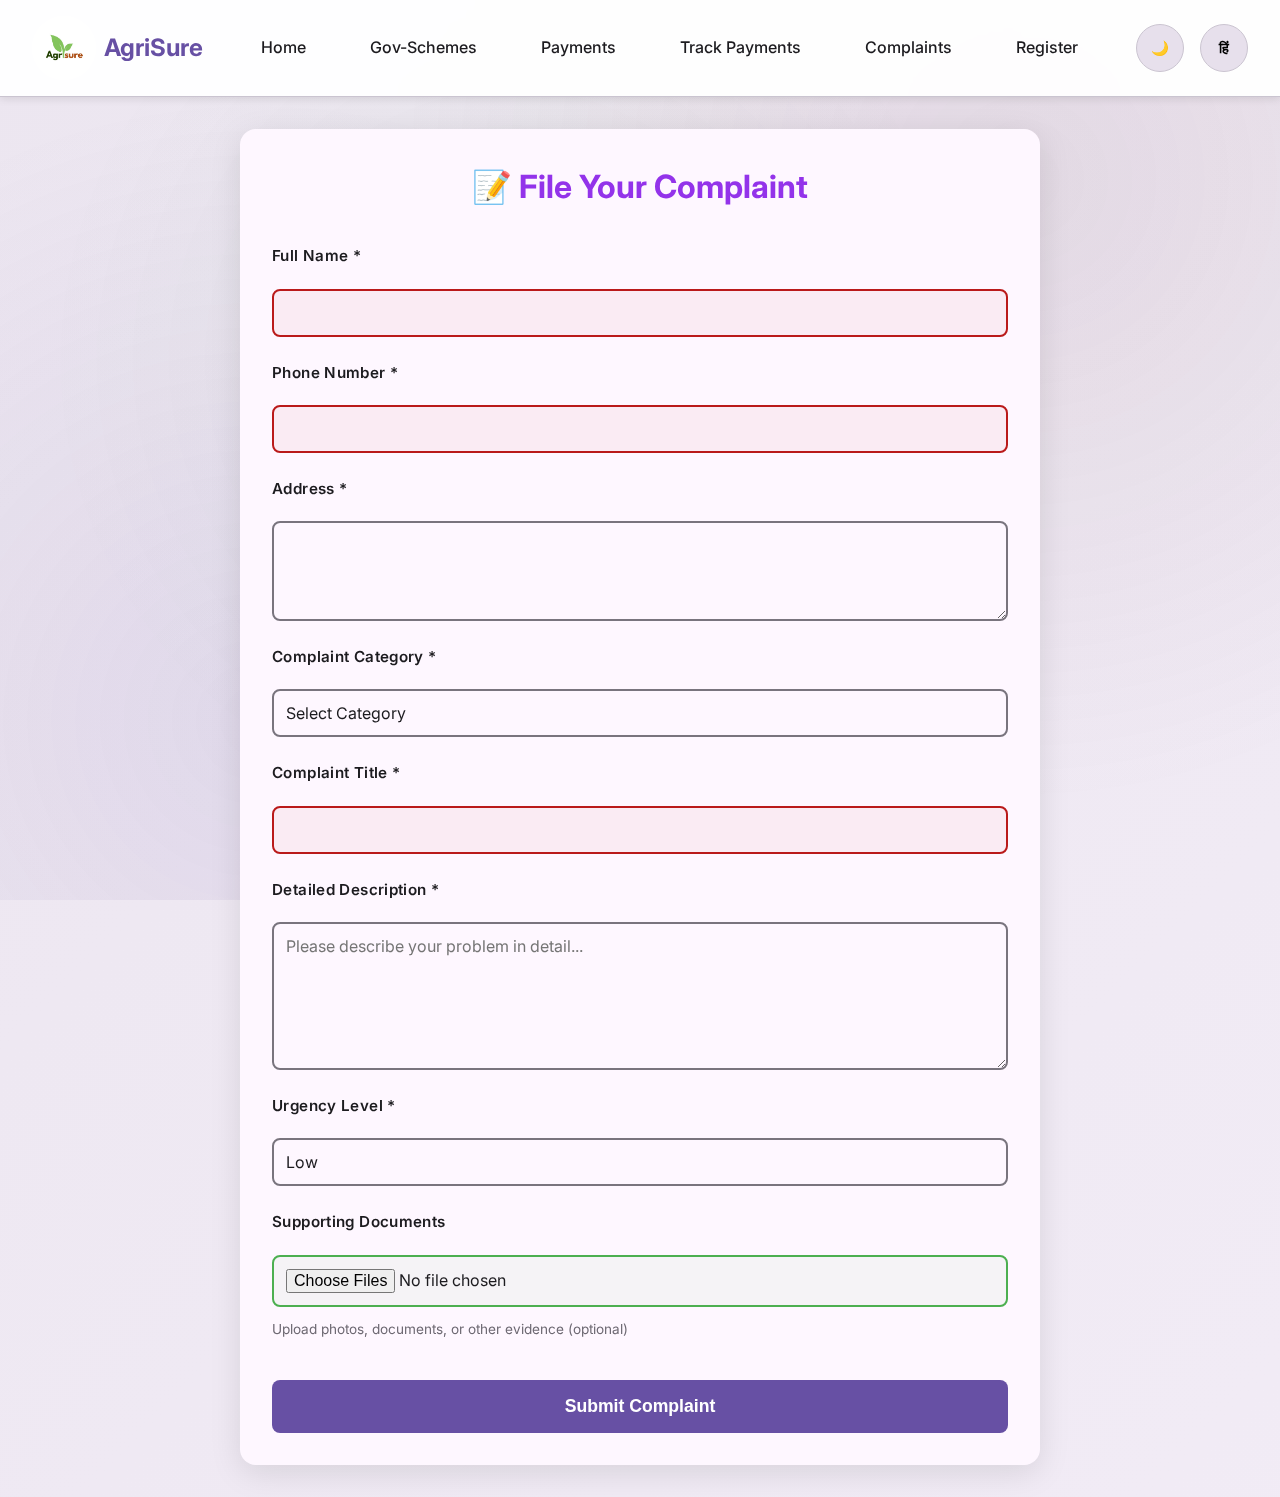
<file: complaint.html>
<!DOCTYPE html>
<html lang="en">
<head>
    <meta charset="UTF-8">
    <meta name="viewport" content="width=device-width, initial-scale=1.0">
    <title>File Complaint - AgriSure</title>
    <link rel="stylesheet" href="styles.css">
</head>

<body>
    <nav class="navbar">
        <a href="index.html" class="nav-brand">
            <img src="logo.jpg" alt="AgriSure Logo" class="logo-img">
            <span data-en="AgriSure" data-hi="एग्रीश्योर">AgriSure</span>
        </a>
        
        <div class="nav-menu">
            <a href="index.html" class="nav-link"><span data-en="Home" data-hi="होम">Home</span></a>
            <a href="schemes.html" class="nav-link"><span data-en="Gov-Schemes" data-hi="सरकारी योजनाएं">Gov-Schemes</span></a>
            <a href="payment.html" class="nav-link"><span data-en="Payments" data-hi="भुगतान">Payments</span></a>
            <a href="track.html" class="nav-link"><span data-en="Track Payments" data-hi="भुगतान ट्रैक करें">Track Payments</span></a>
            <a href="complaint.html" class="nav-link"><span data-en="Complaints" data-hi="शिकायतें">Complaints</span></a>
            <a href="register.html" class="nav-link" id="registerLink"><span data-en="Register" data-hi="पंजीकरण">Register</span></a>
            <a href="profile.html" class="nav-link" id="profileLink" style="display:none;"><span data-en="Profile" data-hi="प्रोफाइल">Profile</span></a>
        </div>
        
        <div class="nav-controls">
            <button class="theme-toggle" onclick="toggleTheme()" aria-label="Toggle theme">
                <span class="theme-icon">🌙</span>
            </button>
            <button class="lang-toggle" onclick="toggleLanguage()" aria-label="Toggle language">
                <span class="lang-text">हिं</span>
            </button>
        </div>
    </nav>

    <main class="main-content">
        <div class="complaint-container">
            <h1>📝 <span data-en="File Your Complaint" data-hi="अपनी शिकायत दर्ज करें">File Your Complaint</span></h1>
            
            <form class="complaint-form" onsubmit="submitComplaint(event)">
                <div class="form-group">
                    <label for="farmerName"><span data-en="Full Name" data-hi="पूरा नाम">Full Name</span> *</label>
                    <input type="text" id="farmerName" name="farmerName" required>
                </div>

                <div class="form-group">
                    <label for="farmerPhone"><span data-en="Phone Number" data-hi="फोन नंबर">Phone Number</span> *</label>
                    <input type="tel" id="farmerPhone" name="farmerPhone" required>
                </div>

                <div class="form-group">
                    <label for="farmerAddress"><span data-en="Address" data-hi="पता">Address</span> *</label>
                    <textarea id="farmerAddress" name="farmerAddress" rows="3" required></textarea>
                </div>

                <div class="form-group">
                    <label for="complaintCategory"><span data-en="Complaint Category" data-hi="शिकायत श्रेणी">Complaint Category</span> *</label>
                    <select id="complaintCategory" name="complaintCategory" required>
                        <option value=""><span data-en="Select Category" data-hi="श्रेणी चुनें">Select Category</span></option>
                        <option value="crop-damage"><span data-en="Crop Damage" data-hi="फसल क्षति">Crop Damage</span></option>
                        <option value="irrigation"><span data-en="Irrigation Issues" data-hi="सिंचाई समस्याएं">Irrigation Issues</span></option>
                        <option value="subsidy"><span data-en="Subsidy Problems" data-hi="सब्सिडी समस्याएं">Subsidy Problems</span></option>
                        <option value="market-access"><span data-en="Market Access" data-hi="बाजार पहुंच">Market Access</span></option>
                        <option value="loan-issues"><span data-en="Loan Issues" data-hi="ऋण समस्याएं">Loan Issues</span></option>
                        <option value="other"><span data-en="Other" data-hi="अन्य">Other</span></option>
                    </select>
                </div>

                <div class="form-group">
                    <label for="complaintTitle"><span data-en="Complaint Title" data-hi="शिकायत शीर्षक">Complaint Title</span> *</label>
                    <input type="text" id="complaintTitle" name="complaintTitle" required>
                </div>

                <div class="form-group">
                    <label for="complaintDescription"><span data-en="Detailed Description" data-hi="विस्तृत विवरण">Detailed Description</span> *</label>
                    <textarea id="complaintDescription" name="complaintDescription" rows="6" required placeholder="Please describe your problem in detail..."></textarea>
                </div>

                <div class="form-group">
                    <label for="urgencyLevel"><span data-en="Urgency Level" data-hi="तात्कालिकता स्तर">Urgency Level</span> *</label>
                    <select id="urgencyLevel" name="urgencyLevel" required>
                        <option value="low"><span data-en="Low" data-hi="कम">Low</span></option>
                        <option value="medium"><span data-en="Medium" data-hi="मध्यम">Medium</span></option>
                        <option value="high"><span data-en="High" data-hi="उच्च">High</span></option>
                        <option value="critical"><span data-en="Critical" data-hi="गंभीर">Critical</span></option>
                    </select>
                </div>

                <div class="form-group">
                    <label for="supportingDocs"><span data-en="Supporting Documents" data-hi="सहायक दस्तावेज">Supporting Documents</span></label>
                    <input type="file" id="supportingDocs" name="supportingDocs" multiple accept=".pdf,.jpg,.jpeg,.png,.doc,.docx">
                    <small><span data-en="Upload photos, documents, or other evidence (optional)" data-hi="फोटो, दस्तावेज, या अन्य सबूत अपलोड करें (वैकल्पिक)">Upload photos, documents, or other evidence (optional)</span></small>
                </div>

                <button type="submit" class="submit-btn">
                    <span data-en="Submit Complaint" data-hi="शिकायत जमा करें">Submit Complaint</span>
                </button>
            </form>
        </div>
    </main>

    <script>
        function submitComplaint(event) {
            event.preventDefault();
            
            // Generate complaint ID
            const complaintId = 'CMP' + Date.now().toString().slice(-8);
            
            // Show success message
            alert(`Complaint submitted successfully!\nComplaint ID: ${complaintId}\nYou will receive updates on your registered phone number.`);
            
            // Reset form
            event.target.reset();
        }

        function toggleLanguage() {
            const currentLang = document.documentElement.lang === 'hi' ? 'en' : 'hi';
            document.documentElement.lang = currentLang;
            
            document.querySelectorAll('[data-en][data-hi]').forEach(element => {
                element.textContent = currentLang === 'hi' ? element.getAttribute('data-hi') : element.getAttribute('data-en');
            });
            
            // Update language button text
            const langText = document.querySelector('.lang-text');
            if (langText) {
                langText.textContent = currentLang === 'en' ? 'हिं' : 'EN';
            }
        }

        function toggleTheme() {
            const currentTheme = document.documentElement.getAttribute('data-theme');
            const newTheme = currentTheme === 'dark' ? 'light' : 'dark';
            
            document.documentElement.setAttribute('data-theme', newTheme);
            localStorage.setItem('theme', newTheme);
            
            const themeIcon = document.querySelector('.theme-icon');
            themeIcon.textContent = newTheme === 'dark' ? '☀️' : '🌙';
        }

        // Load saved theme
        document.addEventListener('DOMContentLoaded', function() {
            const savedTheme = localStorage.getItem('theme') || 'light';
            document.documentElement.setAttribute('data-theme', savedTheme);
            
            const themeIcon = document.querySelector('.theme-icon');
            if (themeIcon) {
                themeIcon.textContent = savedTheme === 'dark' ? '☀️' : '🌙';
            }
            
            // Check registration status
            checkRegistrationStatus();
        });

        // Check registration status and toggle register/profile buttons
        function checkRegistrationStatus() {
            const isRegistered = localStorage.getItem('userRegistered') === 'true';
            const registerLink = document.getElementById('registerLink');
            const profileLink = document.getElementById('profileLink');
            
            if (isRegistered) {
                registerLink.style.display = 'none';
                profileLink.style.display = 'block';
            } else {
                registerLink.style.display = 'block';
                profileLink.style.display = 'none';
            }
        }
    </script>
</body>
</html>
</file>
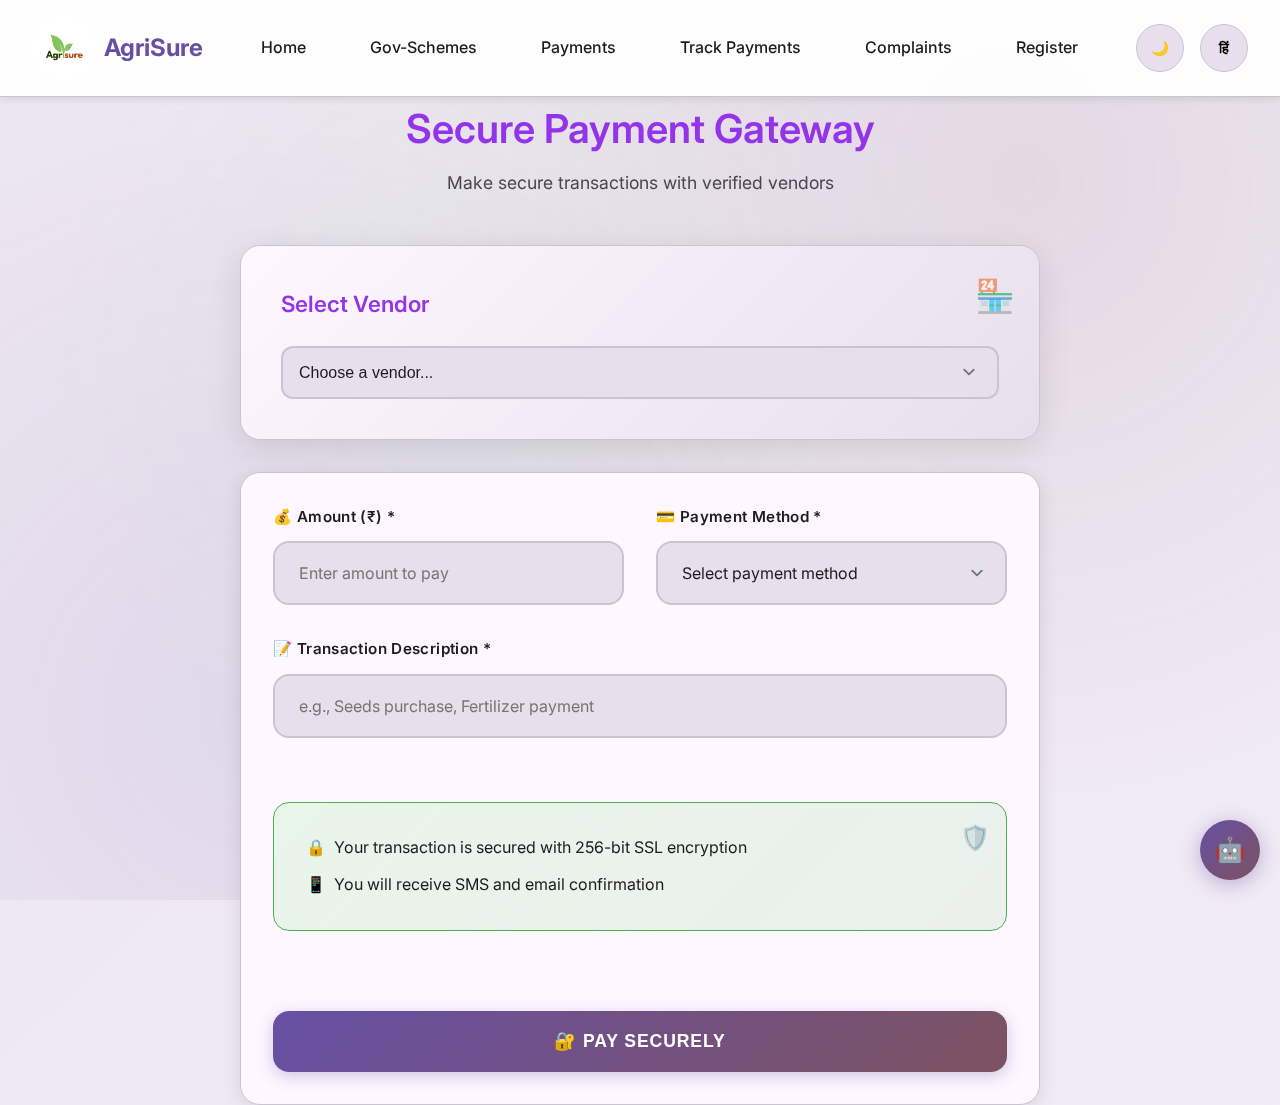
<file: payment.html>
<!DOCTYPE html>
<html lang="en">
<head>
    <meta charset="UTF-8">
    <meta name="viewport" content="width=device-width, initial-scale=1.0">
    <title>Secure Payments - AgriSure</title>
    <link rel="stylesheet" href="styles.css">
</head>
<body>
    <nav class="navbar">
        <a href="index.html" class="nav-brand">
            <img src="logo.jpg" alt="AgriSure Logo" class="logo-img">
            <span data-en="AgriSure" data-hi="एग्रीश्योर">AgriSure</span>
        </a>
        
        <div class="nav-menu">
            <a href="index.html" class="nav-link"><span data-en="Home" data-hi="होम">Home</span></a>
            <a href="schemes.html" class="nav-link"><span data-en="Gov-Schemes" data-hi="सरकारी योजनाएं">Gov-Schemes</span></a>
            <a href="payment.html" class="nav-link"><span data-en="Payments" data-hi="भुगतान">Payments</span></a>
            <a href="track.html" class="nav-link"><span data-en="Track Payments" data-hi="भुगतान ट्रैक करें">Track Payments</span></a>
            <a href="complaint.html" class="nav-link"><span data-en="Complaints" data-hi="शिकायतें">Complaints</span></a>
            <a href="register.html" class="nav-link" id="registerLink"><span data-en="Register" data-hi="पंजीकरण">Register</span></a>
            <a href="profile.html" class="nav-link" id="profileLink" style="display:none;"><span data-en="Profile" data-hi="प्रोफाइल">Profile</span></a>
        </div>
        
        <div class="nav-controls">
            <button class="theme-toggle" onclick="toggleTheme()" aria-label="Toggle theme">
                <span class="theme-icon">🌙</span>
            </button>
            <button class="lang-toggle" onclick="toggleLanguage()" aria-label="Toggle language">
                <span class="lang-text">हिं</span>
            </button>
            <div class="user-profile" id="userProfile" style="display:none;">
                <button class="profile-btn" onclick="toggleProfileMenu()" aria-label="User profile">
                    <span class="profile-icon">👤</span>
                </button>
                <div class="profile-dropdown" id="profileDropdown">
                    <div class="profile-info">
                        <span class="user-name" id="userName"></span>
                        <span class="user-phone" id="userPhone"></span>
                    </div>
                    <div class="profile-actions">
                        <button onclick="viewProfile()" data-en="My Profile" data-hi="मेरी प्रोफ़ाइल">👤 My Profile</button>
                        <button onclick="signOut()" data-en="Sign Out" data-hi="साइन आउट">🚪 Sign Out</button>
                    </div>
                </div>
            </div>
        </div>
    </nav>

    <main class="container">
        <div class="payment-container">
            <div class="page-header">
                <h2 data-en="Secure Payment Gateway" data-hi="सुरक्षित भुगतान गेटवे">Secure Payment Gateway</h2>
                <p data-en="Make secure transactions with verified vendors" data-hi="सत्यापित विक्रेताओं के साथ सुरक्षित लेनदेन करें">Make secure transactions with verified vendors</p>
            </div>
            
            <div class="vendor-selection">
                <h3 data-en="Select Vendor" data-hi="विक्रेता चुनें">Select Vendor</h3>
                <select id="vendorSelect" class="form-select">
                    <option value="" data-en="Choose a vendor..." data-hi="एक विक्रेता चुनें...">Choose a vendor...</option>
                    <option value="seeds-co" data-en="Seeds & Co. - Verified ✓" data-hi="सीड्स एंड कंपनी - सत्यापित ✓">Seeds & Co. - Verified ✓</option>
                    <option value="fertilizer-hub" data-en="Fertilizer Hub - Verified ✓" data-hi="फर्टिलाइजर हब - सत्यापित ✓">Fertilizer Hub - Verified ✓</option>
                    <option value="agri-tools" data-en="Agri Tools Ltd - Verified ✓" data-hi="एग्री टूल्स लिमिटेड - सत्यापित ✓">Agri Tools Ltd - Verified ✓</option>
                    <option value="organic-farm" data-en="Organic Farm Supply - Verified ✓" data-hi="ऑर्गेनिक फार्म सप्लाई - सत्यापित ✓">Organic Farm Supply - Verified ✓</option>
                </select>
            </div>

            <form id="paymentForm" class="payment-form">
                <div class="form-row">
                    <div class="form-group">
                        <label for="amount" data-en="Amount (₹) *" data-hi="राशि (₹) *">💰 Amount (₹) *</label>
                        <input type="number" id="amount" name="amount" min="1" step="0.01" placeholder="Enter amount to pay" required>
                        <span class="form-line"></span>
                    </div>

                    <div class="form-group">
                        <label for="paymentMethod" data-en="Payment Method *" data-hi="भुगतान विधि *">💳 Payment Method *</label>
                        <select id="paymentMethod" name="paymentMethod" required>
                            <option value="" data-en="Select payment method" data-hi="भुगतान विधि चुनें">Select payment method</option>
                            <option value="upi">📱 UPI</option>
                            <option value="netbanking" data-en="🏦 Net Banking" data-hi="🏦 नेट बैंकिंग">🏦 Net Banking</option>
                            <option value="card" data-en="💳 Debit/Credit Card" data-hi="💳 डेबिट/क्रेडिट कार्ड">💳 Debit/Credit Card</option>
                            <option value="wallet" data-en="📱 Digital Wallet" data-hi="📱 डिजिटल वॉलेट">📱 Digital Wallet</option>
                        </select>
                        <span class="form-line"></span>
                    </div>
                </div>

                <div class="form-group">
                    <label for="description" data-en="Transaction Description *" data-hi="लेनदेन विवरण *">📝 Transaction Description *</label>
                    <input type="text" id="description" name="description" data-en="e.g., Seeds purchase, Fertilizer payment" data-hi="जैसे, बीज खरीद, उर्वरक भुगतान" placeholder="e.g., Seeds purchase, Fertilizer payment" required>
                    <span class="form-line"></span>
                </div>

                <div id="upiDetails" class="payment-details" style="display:none;">
                    <div class="form-group">
                        <label for="upiId">📱 UPI ID *</label>
                        <input type="text" id="upiId" name="upiId" placeholder="yourname@paytm">
                        <span class="form-line"></span>
                    </div>
                </div>

                <div id="cardDetails" class="payment-details" style="display:none;">
                    <div class="form-group">
                        <label for="cardNumber" data-en="Card Number *" data-hi="कार्ड नंबर *">💳 Card Number *</label>
                        <input type="text" id="cardNumber" name="cardNumber" placeholder="1234 5678 9012 3456" maxlength="19">
                        <span class="form-line"></span>
                    </div>
                    <div class="form-row">
                        <div class="form-group">
                            <label for="expiryDate" data-en="Expiry Date *" data-hi="समाप्ति तिथि *">📅 Expiry Date *</label>
                            <input type="text" id="expiryDate" name="expiryDate" placeholder="MM/YY" maxlength="5">
                            <span class="form-line"></span>
                        </div>
                        <div class="form-group">
                            <label for="cvv">🔒 CVV *</label>
                            <input type="text" id="cvv" name="cvv" placeholder="123" maxlength="3">
                            <span class="form-line"></span>
                        </div>
                    </div>
                </div>

                <div class="security-info">
                    <p>🔒 <span data-en="Your transaction is secured with 256-bit SSL encryption" data-hi="आपका लेनदेन 256-बिट SSL एन्क्रिप्शन से सुरक्षित है">Your transaction is secured with 256-bit SSL encryption</span></p>
                    <p>📱 <span data-en="You will receive SMS and email confirmation" data-hi="आपको SMS और ईमेल पुष्टि प्राप्त होगी">You will receive SMS and email confirmation</span></p>
                </div>

                <button type="submit" class="btn-primary" data-en="Pay Securely" data-hi="सुरक्षित भुगतान करें">🔐 Pay Securely</button>
            </form>
        </div>
    </main>

    <!-- Chatbot Widget -->
    <div class="chatbot-widget">
        <button class="chatbot-toggle" onclick="toggleChatbot()" aria-label="Open chatbot">
            🤖
        </button>
        <div class="chatbot-container" id="chatbotContainer">
            <div class="chatbot-header">
                <span>🌾</span>
                <span data-en="Payment Assistant" data-hi="भुगतान सहायक">Payment Assistant</span>
            </div>
            <div class="chatbot-messages" id="chatbotMessages">
                <div class="message bot" data-en="Hi! I can help with payment queries, security info, and transaction support!" data-hi="नमस्ते! मैं भुगतान प्रश्नों, सुरक्षा जानकारी और लेनदेन सहायता में मदद कर सकता हूं!">
                    Hi! I can help with payment queries, security info, and transaction support!
                </div>
            </div>
            <div class="chatbot-input">
                <input type="text" id="chatbotInput" placeholder="Ask about payments..." data-en="Ask about payments..." data-hi="भुगतान के बारे में पूछें...">
                <button onclick="sendMessage()" data-en="Send" data-hi="भेजें">Send</button>
            </div>
        </div>
    </div>

    <script>
        let currentLang = 'en';
        let currentTheme = 'light';

        function toggleTheme() {
            currentTheme = currentTheme === 'light' ? 'dark' : 'light';
            document.body.setAttribute('data-theme', currentTheme);
            document.querySelector('.theme-icon').textContent = currentTheme === 'light' ? '🌙' : '☀️';
            localStorage.setItem('theme', currentTheme);
        }

        function toggleLanguage() {
            currentLang = currentLang === 'en' ? 'hi' : 'en';
            document.querySelectorAll('[data-en][data-hi]').forEach(el => {
                el.textContent = el.getAttribute(`data-${currentLang}`);
            });
            document.querySelector('.lang-text').textContent = currentLang === 'en' ? 'हिं' : 'EN';
            localStorage.setItem('language', currentLang);
        }

        // Check registration status and toggle register/profile buttons
        function checkRegistrationStatus() {
            const isRegistered = localStorage.getItem('userRegistered') === 'true';
            const registerLink = document.getElementById('registerLink');
            const profileLink = document.getElementById('profileLink');
            
            if (isRegistered) {
                registerLink.style.display = 'none';
                profileLink.style.display = 'block';
            } else {
                registerLink.style.display = 'block';
                profileLink.style.display = 'none';
            }
        }

        // Initialize on page load
        document.addEventListener('DOMContentLoaded', checkRegistrationStatus);

        function toggleMenu() {
            document.querySelector('.nav-links').classList.toggle('active');
            document.querySelector('.hamburger').classList.toggle('active');
        }

        function toggleProfileMenu() {
            document.getElementById('profileDropdown').classList.toggle('active');
        }

        function viewProfile() {
            window.location.href = 'profile.html';
        }

        function signOut() {
            const message = currentLang === 'en' 
                ? 'Are you sure you want to sign out?'
                : 'क्या आप वाकई साइन आउट करना चाहते हैं?';
            if (confirm(message)) {
                localStorage.removeItem('isLoggedIn');
                localStorage.removeItem('userData');
                window.location.href = 'index.html';
            }
        }

        function checkUserLogin() {
            const isLoggedIn = localStorage.getItem('isLoggedIn');
            const userData = JSON.parse(localStorage.getItem('userData') || '{}');
            
            if (isLoggedIn && userData.name) {
                document.getElementById('userProfile').style.display = 'block';
                document.getElementById('userName').textContent = userData.name;
                document.getElementById('userPhone').textContent = userData.phone;
            }
        }

        function toggleChatbot() {
            const container = document.getElementById('chatbotContainer');
            container.style.display = container.style.display === 'flex' ? 'none' : 'flex';
        }

        function sendMessage() {
            const input = document.getElementById('chatbotInput');
            const messages = document.getElementById('chatbotMessages');
            const message = input.value.trim();
            
            if (!message) return;
            
            const userMsg = document.createElement('div');
            userMsg.className = 'message user';
            userMsg.textContent = message;
            messages.appendChild(userMsg);
            
            input.value = '';
            
            setTimeout(() => {
                const botMsg = document.createElement('div');
                botMsg.className = 'message bot';
                botMsg.textContent = getBotResponse(message);
                messages.appendChild(botMsg);
                messages.scrollTop = messages.scrollHeight;
            }, 1000);
            
            messages.scrollTop = messages.scrollHeight;
        }

        function getBotResponse(message) {
            const msg = message.toLowerCase();
            
            if (msg.includes('secure') || msg.includes('safe') || msg.includes('security')) {
                return currentLang === 'en' 
                    ? 'All payments are secured with 256-bit SSL encryption. We only work with verified vendors for your safety.'
                    : 'सभी भुगतान 256-बिट SSL एन्क्रिप्शन से सुरक्षित हैं। हम आपकी सुरक्षा के लिए केवल सत्यापित विक्रेताओं के साथ काम करते हैं।';
            }
            
            if (msg.includes('upi') || msg.includes('payment method')) {
                return currentLang === 'en' 
                    ? 'We support UPI, Net Banking, Debit/Credit Cards, and Digital Wallets. Choose your preferred method.'
                    : 'हम UPI, नेट बैंकिंग, डेबिट/क्रेडिट कार्ड और डिजिटल वॉलेट का समर्थन करते हैं। अपनी पसंदीदा विधि चुनें।';
            }
            
            if (msg.includes('vendor') || msg.includes('seller')) {
                return currentLang === 'en' 
                    ? 'All vendors are verified and trusted. Select from Seeds & Co., Fertilizer Hub, Agri Tools Ltd, or Organic Farm Supply.'
                    : 'सभी विक्रेता सत्यापित और भरोसेमंद हैं। सीड्स एंड कंपनी, फर्टिलाइजर हब, एग्री टूल्स लिमिटेड, या ऑर्गेनिक फार्म सप्लाई में से चुनें।';
            }
            
            if (msg.includes('transaction') || msg.includes('track')) {
                return currentLang === 'en' 
                    ? 'After payment, you\'ll get a transaction ID. Use it in the Track Transaction page to monitor your payment status.'
                    : 'भुगतान के बाद, आपको एक लेनदेन आईडी मिलेगी। अपने भुगतान की स्थिति की निगरानी के लिए ट्रैक ट्रांजैक्शन पेज में इसका उपयोग करें।';
            }
            
            return currentLang === 'en' 
                ? 'I can help with payment security, methods, vendor info, and transaction tracking. What would you like to know?'
                : 'मैं भुगतान सुरक्षा, विधियों, विक्रेता जानकारी और लेनदेन ट्रैकिंग में मदद कर सकता हूं। आप क्या जानना चाहेंगे?';
        }

        document.addEventListener('DOMContentLoaded', () => {
            const savedTheme = localStorage.getItem('theme') || 'light';
            const savedLang = localStorage.getItem('language') || 'en';
            
            if (savedTheme === 'dark') toggleTheme();
            if (savedLang === 'hi') toggleLanguage();
            
            checkUserLogin();
            
            document.getElementById('chatbotInput').addEventListener('keypress', function(e) {
                if (e.key === 'Enter') {
                    sendMessage();
                }
            });
        });

        document.getElementById('paymentMethod').addEventListener('change', function() {
            const method = this.value;
            document.querySelectorAll('.payment-details').forEach(el => el.style.display = 'none');
            
            if (method === 'upi') {
                document.getElementById('upiDetails').style.display = 'block';
            } else if (method === 'card') {
                document.getElementById('cardDetails').style.display = 'block';
            }
        });

        document.getElementById('paymentForm').addEventListener('submit', function(e) {
            e.preventDefault();
            const transactionId = 'TXN' + Date.now();
            const formData = new FormData(this);
            
            // Create transaction object
            const transaction = {
                id: transactionId,
                amount: formData.get('amount'),
                description: formData.get('description'),
                vendor: document.getElementById('vendorSelect').value,
                paymentMethod: formData.get('paymentMethod'),
                status: 'success',
                date: new Date().toISOString(),
                timestamp: Date.now()
            };
            
            // Save to localStorage
            let transactions = JSON.parse(localStorage.getItem('transactions') || '[]');
            transactions.unshift(transaction);
            transactions = transactions.slice(0, 10); // Keep only last 10
            localStorage.setItem('transactions', JSON.stringify(transactions));
            
            const message = currentLang === 'en' 
                ? `Payment initiated successfully!\nTransaction ID: ${transactionId}\nYou can track this transaction using the Transaction Tracker.`
                : `भुगतान सफलतापूर्वक शुरू किया गया!\nलेनदेन आईडी: ${transactionId}\nआप ट्रांजैक्शन ट्रैकर का उपयोग करके इस लेनदेन को ट्रैक कर सकते हैं।`;
            alert(message);
        });

        document.getElementById('cardNumber').addEventListener('input', function(e) {
            let value = e.target.value.replace(/\s/g, '').replace(/[^0-9]/gi, '');
            let formattedValue = value.match(/.{1,4}/g)?.join(' ') || value;
            e.target.value = formattedValue;
        });
    </script>
</body>
</html>
</file>
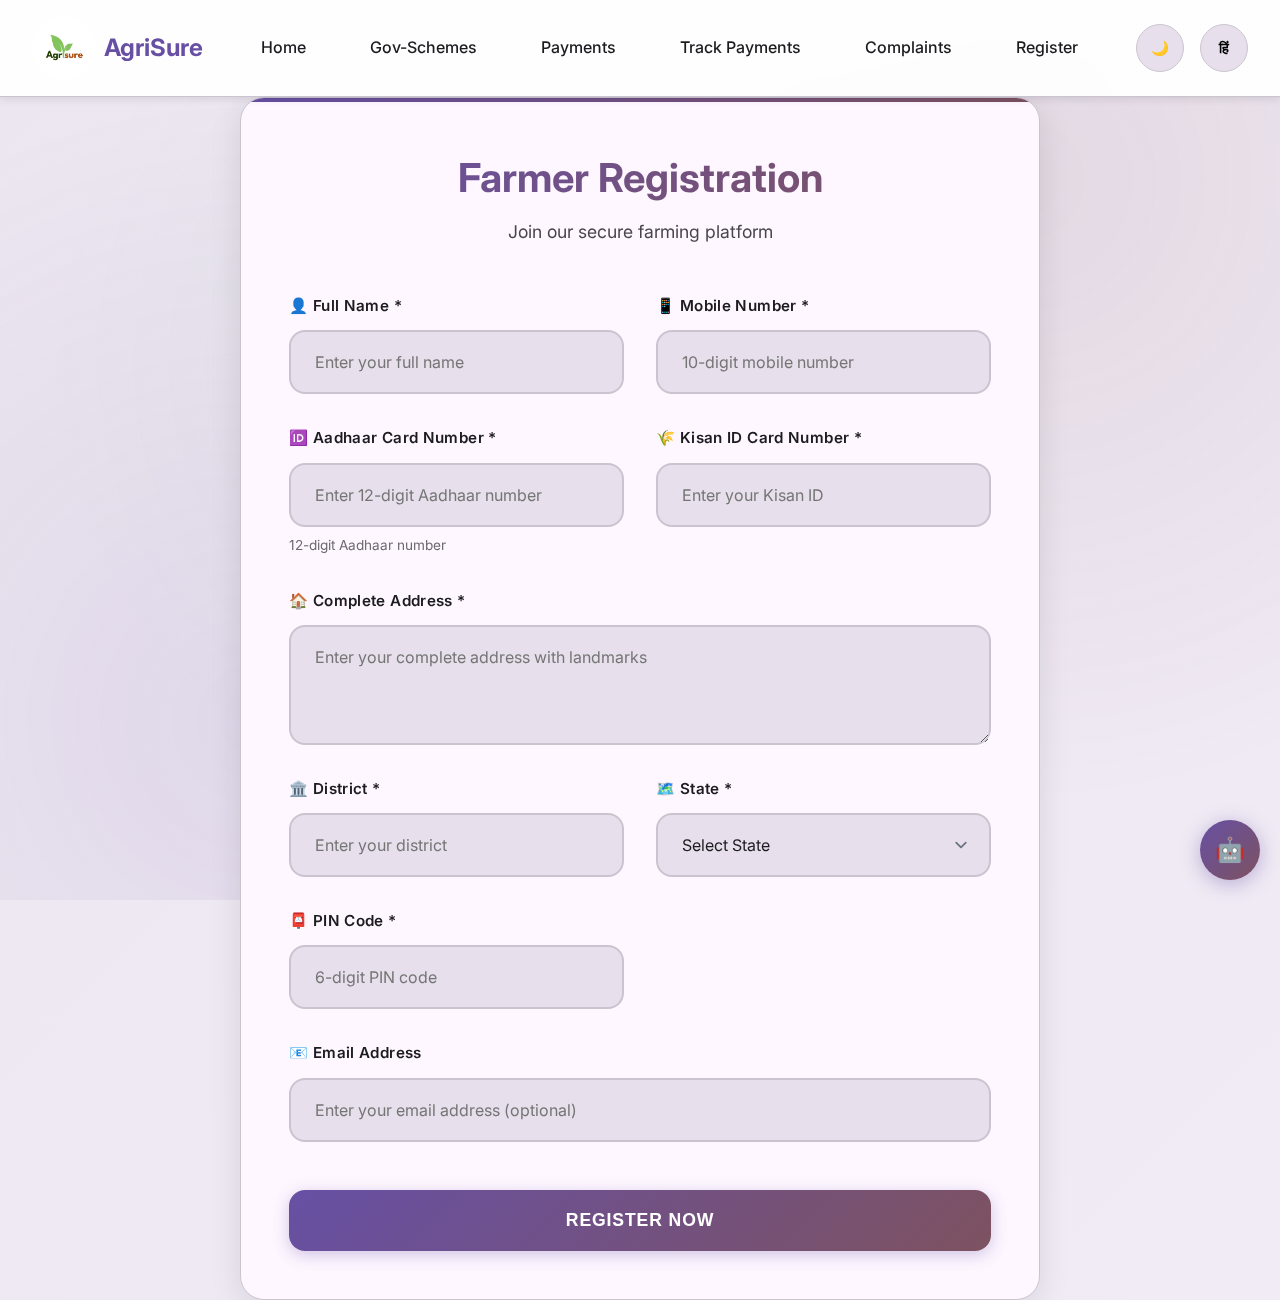
<file: register.html>
<!DOCTYPE html>
<html lang="en">
<head>
    <meta charset="UTF-8">
    <meta name="viewport" content="width=device-width, initial-scale=1.0">
    <title>Register - AgriSure</title>
    <link rel="stylesheet" href="styles.css">
</head>
<body>
    <nav class="navbar">
        <a href="index.html" class="nav-brand">
            <img src="logo.jpg" alt="AgriSure Logo" class="logo-img">
            <span data-en="AgriSure" data-hi="एग्रीश्योर">AgriSure</span>
        </a>
        
        <div class="nav-menu">
            <a href="index.html" class="nav-link"><span data-en="Home" data-hi="होम">Home</span></a>
            <a href="schemes.html" class="nav-link"><span data-en="Gov-Schemes" data-hi="सरकारी योजनाएं">Gov-Schemes</span></a>
            <a href="payment.html" class="nav-link"><span data-en="Payments" data-hi="भुगतान">Payments</span></a>
            <a href="track.html" class="nav-link"><span data-en="Track Payments" data-hi="भुगतान ट्रैक करें">Track Payments</span></a>
            <a href="complaint.html" class="nav-link"><span data-en="Complaints" data-hi="शिकायतें">Complaints</span></a>
            <a href="register.html" class="nav-link" id="registerLink"><span data-en="Register" data-hi="पंजीकरण">Register</span></a>
            <a href="profile.html" class="nav-link" id="profileLink" style="display:none;"><span data-en="Profile" data-hi="प्रोफाइल">Profile</span></a>
        </div>
        
        <div class="nav-controls">
            <button class="theme-toggle" onclick="toggleTheme()" aria-label="Toggle theme">
                <span class="theme-icon">🌙</span>
            </button>
            <button class="lang-toggle" onclick="toggleLanguage()" aria-label="Toggle language">
                <span class="lang-text">हिं</span>
            </button>
        </div>
    </nav>

    <main class="container">
        <div class="form-container">
            <div class="form-header">
                <h2 data-en="Farmer Registration" data-hi="किसान पंजीकरण">Farmer Registration</h2>
                <p data-en="Join our secure farming platform" data-hi="हमारे सुरक्षित कृषि प्लेटफॉर्म में शामिल हों">Join our secure farming platform</p>
            </div>
            
            <form id="registrationForm" class="registration-form">
                <div class="form-row">
                    <div class="form-group">
                        <label for="name" data-en="Full Name *" data-hi="पूरा नाम *">👤 Full Name *</label>
                        <input type="text" id="name" name="name" placeholder="Enter your full name" required>
                        <span class="form-line"></span>
                    </div>

                    <div class="form-group">
                        <label for="phone" data-en="Mobile Number *" data-hi="मोबाइल नंबर *">📱 Mobile Number *</label>
                        <input type="tel" id="phone" name="phone" pattern="[0-9]{10}" maxlength="10" placeholder="10-digit mobile number" required>
                        <span class="form-line"></span>
                    </div>
                </div>

                <div class="form-row">
                    <div class="form-group">
                        <label for="adhaar" data-en="Aadhaar Card Number *" data-hi="आधार कार्ड नंबर *">🆔 Aadhaar Card Number *</label>
                        <input type="text" id="adhaar" name="adhaar" pattern="[0-9]{12}" maxlength="12" placeholder="Enter 12-digit Aadhaar number" required>
                        <span class="form-line"></span>
                        <small data-en="12-digit Aadhaar number" data-hi="12-अंकीय आधार संख्या">12-digit Aadhaar number</small>
                    </div>

                    <div class="form-group">
                        <label for="kisaan" data-en="Kisan ID Card Number *" data-hi="किसान आईडी कार्ड नंबर *">🌾 Kisan ID Card Number *</label>
                        <input type="text" id="kisaan" name="kisaan" placeholder="Enter your Kisan ID" required>
                        <span class="form-line"></span>
                    </div>
                </div>

                <div class="form-group">
                    <label for="address" data-en="Complete Address *" data-hi="पूरा पता *">🏠 Complete Address *</label>
                    <textarea id="address" name="address" rows="3" placeholder="Enter your complete address with landmarks" required></textarea>
                    <span class="form-line"></span>
                </div>

                <div class="form-row">
                    <div class="form-group">
                        <label for="district" data-en="District *" data-hi="जिला *">🏛️ District *</label>
                        <input type="text" id="district" name="district" placeholder="Enter your district" required>
                        <span class="form-line"></span>
                    </div>

                    <div class="form-group">
                        <label for="state" data-en="State *" data-hi="राज्य *">🗺️ State *</label>
                        <select id="state" name="state" required>
                            <option value="">Select State</option>
                            <option value="Andhra Pradesh">Andhra Pradesh</option>
                            <option value="Arunachal Pradesh">Arunachal Pradesh</option>
                            <option value="Assam">Assam</option>
                            <option value="Bihar">Bihar</option>
                            <option value="Chhattisgarh">Chhattisgarh</option>
                            <option value="Goa">Goa</option>
                            <option value="Gujarat">Gujarat</option>
                            <option value="Haryana">Haryana</option>
                            <option value="Himachal Pradesh">Himachal Pradesh</option>
                            <option value="Jharkhand">Jharkhand</option>
                            <option value="Karnataka">Karnataka</option>
                            <option value="Kerala">Kerala</option>
                            <option value="Madhya Pradesh">Madhya Pradesh</option>
                            <option value="Maharashtra">Maharashtra</option>
                            <option value="Manipur">Manipur</option>
                            <option value="Meghalaya">Meghalaya</option>
                            <option value="Mizoram">Mizoram</option>
                            <option value="Nagaland">Nagaland</option>
                            <option value="Odisha">Odisha</option>
                            <option value="Punjab">Punjab</option>
                            <option value="Rajasthan">Rajasthan</option>
                            <option value="Sikkim">Sikkim</option>
                            <option value="Tamil Nadu">Tamil Nadu</option>
                            <option value="Telangana">Telangana</option>
                            <option value="Tripura">Tripura</option>
                            <option value="Uttar Pradesh">Uttar Pradesh</option>
                            <option value="Uttarakhand">Uttarakhand</option>
                            <option value="West Bengal">West Bengal</option>
                            <option value="Delhi">Delhi</option>
                            <option value="Jammu and Kashmir">Jammu and Kashmir</option>
                            <option value="Ladakh">Ladakh</option>
                            <option value="Puducherry">Puducherry</option>
                            <option value="Chandigarh">Chandigarh</option>
                            <option value="Dadra and Nagar Haveli and Daman and Diu">Dadra and Nagar Haveli and Daman and Diu</option>
                            <option value="Lakshadweep">Lakshadweep</option>
                            <option value="Andaman and Nicobar Islands">Andaman and Nicobar Islands</option>
                        </select>
                        <span class="form-line"></span>
                    </div>

                    <div class="form-group">
                        <label for="pincode" data-en="PIN Code *" data-hi="पिन कोड *">📮 PIN Code *</label>
                        <input type="text" id="pincode" name="pincode" pattern="[0-9]{6}" maxlength="6" placeholder="6-digit PIN code" required>
                        <span class="form-line"></span>
                    </div>
                </div>

                <div class="form-group">
                    <label for="email" data-en="Email Address" data-hi="ईमेल पता">📧 Email Address</label>
                    <input type="email" id="email" name="email" placeholder="Enter your email address (optional)">
                    <span class="form-line"></span>
                </div>

                <div class="form-group" id="otpSection" style="display:none;">
                    <label for="otp" data-en="OTP Verification *" data-hi="OTP सत्यापन *">🔐 OTP Verification *</label>
                    <input type="text" id="otp" name="otp" pattern="[0-9]{6}" maxlength="6" placeholder="Enter 6-digit OTP sent to your Aadhaar mobile">
                    <span class="form-line"></span>
                    <small data-en="OTP sent to your Aadhaar registered mobile number" data-hi="OTP आपके आधार पंजीकृत मोबाइल नंबर पर भेजा गया">OTP sent to your Aadhaar registered mobile number</small>
                </div>

                <button type="button" id="sendOtpBtn" class="btn-primary" data-en="Send OTP" data-hi="OTP भेजें" style="display:none;">📱 Send OTP</button>
                <button type="submit" class="btn-primary" id="registerBtn" data-en="Register Now" data-hi="अभी पंजीकरण करें">Register Now</button>
            </form>
        </div>
    </main>

    <!-- Chatbot Widget -->
    <div class="chatbot-widget">
        <button class="chatbot-toggle" onclick="toggleChatbot()" aria-label="Open chatbot">
            🤖
        </button>
        <div class="chatbot-container" id="chatbotContainer">
            <div class="chatbot-header">
                <span>🌾</span>
                <span data-en="Farm Assistant" data-hi="कृषि सहायक">Farm Assistant</span>
            </div>
            <div class="chatbot-messages" id="chatbotMessages">
                <div class="message bot" data-en="Hello! I'm here to help with registration. Ask me about required documents or the process!" data-hi="नमस्ते! मैं पंजीकरण में मदद के लिए यहां हूं। आवश्यक दस्तावेजों या प्रक्रिया के बारे में पूछें!">
                    Hello! I'm here to help with registration. Ask me about required documents or the process!
                </div>
            </div>
            <div class="chatbot-input">
                <input type="text" id="chatbotInput" placeholder="Type your question..." data-en="Type your question..." data-hi="अपना प्रश्न टाइप करें...">
                <button onclick="sendMessage()" data-en="Send" data-hi="भेजें">Send</button>
            </div>
        </div>
    </div>

    <script>
        let currentLang = 'en';
        let currentTheme = 'light';

        function toggleTheme() {
            currentTheme = currentTheme === 'light' ? 'dark' : 'light';
            document.body.setAttribute('data-theme', currentTheme);
            document.querySelector('.theme-icon').textContent = currentTheme === 'light' ? '🌙' : '☀️';
            localStorage.setItem('theme', currentTheme);
        }

        function toggleLanguage() {
            currentLang = currentLang === 'en' ? 'hi' : 'en';
            document.querySelectorAll('[data-en][data-hi]').forEach(el => {
                el.textContent = el.getAttribute(`data-${currentLang}`);
            });
            document.querySelector('.lang-text').textContent = currentLang === 'en' ? 'हिं' : 'EN';
            localStorage.setItem('language', currentLang);
        }

        function toggleMenu() {
            document.querySelector('.nav-links').classList.toggle('active');
            document.querySelector('.hamburger').classList.toggle('active');
        }

        // Load saved preferences
        document.addEventListener('DOMContentLoaded', () => {
            const savedTheme = localStorage.getItem('theme') || 'light';
            const savedLang = localStorage.getItem('language') || 'en';
            
            if (savedTheme === 'dark') toggleTheme();
            if (savedLang === 'hi') toggleLanguage();
        });

        function toggleChatbot() {
            const container = document.getElementById('chatbotContainer');
            container.style.display = container.style.display === 'flex' ? 'none' : 'flex';
        }

        function sendMessage() {
            const input = document.getElementById('chatbotInput');
            const messages = document.getElementById('chatbotMessages');
            const message = input.value.trim();
            
            if (!message) return;
            
            const userMsg = document.createElement('div');
            userMsg.className = 'message user';
            userMsg.textContent = message;
            messages.appendChild(userMsg);
            
            input.value = '';
            
            setTimeout(() => {
                const botMsg = document.createElement('div');
                botMsg.className = 'message bot';
                botMsg.textContent = getBotResponse(message);
                messages.appendChild(botMsg);
                messages.scrollTop = messages.scrollHeight;
            }, 1000);
            
            messages.scrollTop = messages.scrollHeight;
        }

        function getBotResponse(message) {
            const msg = message.toLowerCase();
            
            if (msg.includes('document') || msg.includes('required') || msg.includes('need')) {
                return currentLang === 'en' 
                    ? 'You need: Aadhaar Card, Kisan ID Card, mobile number, and address details. All fields marked with * are mandatory.'
                    : 'आपको चाहिए: आधार कार्ड, किसान आईडी कार्ड, मोबाइल नंबर, और पता विवरण। * से चिह्नित सभी फ़ील्ड अनिवार्य हैं।';
            }
            
            if (msg.includes('otp') || msg.includes('verification')) {
                return currentLang === 'en' 
                    ? 'OTP will be sent to your Aadhaar registered mobile number. Enter any 6-digit number for demo purposes.'
                    : 'OTP आपके आधार पंजीकृत मोबाइल नंबर पर भेजा जाएगा। डेमो के लिए कोई भी 6-अंकीय संख्या दर्ज करें।';
            }
            
            if (msg.includes('pincode') || msg.includes('district')) {
                return currentLang === 'en' 
                    ? 'Enter your 6-digit pincode and the district will auto-populate. If not found, you can enter manually.'
                    : '6-अंकीय पिनकोड दर्ज करें और जिला अपने आप भर जाएगा। यदि नहीं मिला, तो आप मैन्युअल रूप से दर्ज कर सकते हैं।';
            }
            
            return currentLang === 'en' 
                ? 'I can help with registration requirements, OTP verification, and form filling. What do you need help with?'
                : 'मैं पंजीकरण आवश्यकताओं, OTP सत्यापन और फॉर्म भरने में मदद कर सकता हूं। आपको किस चीज़ में मदद चाहिए?';
        }

        document.addEventListener('DOMContentLoaded', () => {
            document.getElementById('chatbotInput').addEventListener('keypress', function(e) {
                if (e.key === 'Enter') {
                    sendMessage();
                }
            });
        });

        // Comprehensive pincode to district mapping
        const pincodeRanges = {
            // Delhi
            '110': 'New Delhi',
            '1100': { '01-49': 'Central Delhi', '50-99': 'West Delhi' },
            
            // Mumbai
            '400': 'Mumbai',
            '401': 'Thane',
            '402': 'Raigad',
            '403': 'South Goa',
            '404': 'Ratnagiri',
            
            // Bangalore
            '560': 'Bangalore Urban',
            '561': 'Bangalore Rural',
            '562': 'Chikkaballapur',
            
            // Chennai
            '600': 'Chennai',
            '601': 'Kanchipuram',
            '602': 'Tiruvallur',
            '603': 'Kanchipuram',
            
            // Kolkata
            '700': 'Kolkata',
            '701': 'North 24 Parganas',
            '702': 'South 24 Parganas',
            '703': 'Hooghly',
            
            // Hyderabad
            '500': 'Hyderabad',
            '501': 'Rangareddy',
            '502': 'Medak',
            '503': 'Nizamabad',
            
            // Pune
            '411': 'Pune',
            '412': 'Pune',
            '413': 'Solapur',
            '414': 'Ahmed Nagar',
            
            // Ahmedabad
            '380': 'Ahmedabad',
            '381': 'Gandhinagar',
            '382': 'Sabarkantha',
            '383': 'Banaskantha',
            
            // Jaipur
            '302': 'Jaipur',
            '303': 'Dausa',
            '304': 'Tonk',
            '305': 'Ajmer',
            
            // Other major cities
            '226': 'Lucknow',
            '160': 'Chandigarh',
            '201': 'Ghaziabad',
            '122': 'Gurgaon',
            '800': 'Patna',
            '751': 'Bhubaneswar',
            '695': 'Thiruvananthapuram',
            '781': 'Guwahati',
            '492': 'Raipur',
            '462': 'Bhopal',
            '834': 'Ranchi',
            '171': 'Shimla',
            '180': 'Jammu',
            '194': 'Srinagar',
            '799': 'Agartala',
            '796': 'Aizawl',
            '797': 'Kohima',
            '793': 'Shillong',
            '795': 'Imphal',
            '737': 'Gangtok'
        };

        function getDistrictFromPincode(pincode) {
            if (pincode.length !== 6) return null;
            
            // Check 3-digit prefix first
            const prefix3 = pincode.substring(0, 3);
            if (pincodeRanges[prefix3]) {
                if (typeof pincodeRanges[prefix3] === 'string') {
                    return pincodeRanges[prefix3];
                }
            }
            
            // Special handling for Delhi
            if (pincode.startsWith('110')) {
                const lastTwo = parseInt(pincode.substring(4, 6));
                if (lastTwo >= 1 && lastTwo <= 49) {
                    return 'Central Delhi';
                } else if (lastTwo >= 50 && lastTwo <= 99) {
                    return 'West Delhi';
                }
                return 'New Delhi';
            }
            
            // Fallback to common districts based on state codes
            const stateMapping = {
                '1': 'Delhi', '2': 'Haryana', '3': 'Punjab', '4': 'Rajasthan',
                '5': 'Uttar Pradesh', '6': 'Uttarakhand', '7': 'Himachal Pradesh',
                '8': 'Jammu and Kashmir', '9': 'Ladakh', '10': 'Bihar',
                '11': 'Jharkhand', '12': 'Odisha', '13': 'Chhattisgarh',
                '14': 'Madhya Pradesh', '15': 'Gujarat', '16': 'Maharashtra',
                '17': 'Goa', '18': 'Karnataka', '19': 'Kerala', '20': 'Tamil Nadu',
                '21': 'Andhra Pradesh', '22': 'Telangana', '23': 'West Bengal',
                '24': 'Assam', '25': 'Meghalaya', '26': 'Tripura', '27': 'Mizoram',
                '28': 'Manipur', '29': 'Nagaland', '30': 'Arunachal Pradesh', '31': 'Sikkim'
            };
            
            const firstDigit = pincode.charAt(0);
            const stateName = stateMapping[firstDigit];
            
            return stateName ? `${stateName} District` : null;
        }

        // Auto-populate district based on pincode
        document.getElementById('pincode').addEventListener('input', function() {
            const pincode = this.value;
            const districtField = document.getElementById('district');
            
            if (pincode.length === 6) {
                const district = getDistrictFromPincode(pincode);
                
                if (district) {
                    districtField.value = district;
                    districtField.style.background = 'rgba(76, 175, 80, 0.1)';
                    districtField.style.borderColor = 'var(--success)';
                } else {
                    districtField.value = '';
                    districtField.placeholder = 'District not found for this pincode';
                    districtField.style.background = 'rgba(186, 26, 26, 0.1)';
                    districtField.style.borderColor = 'var(--error)';
                }
            } else {
                districtField.value = '';
                districtField.placeholder = 'Enter your district';
                districtField.style.background = 'var(--surface-variant)';
                districtField.style.borderColor = 'var(--outline-variant)';
            }
        });

        let otpSent = false;
        let otpVerified = false;

        // Check if all required fields are filled
        function checkFormCompletion() {
            const requiredFields = ['name', 'phone', 'adhaar', 'kisaan', 'address', 'district', 'state', 'pincode'];
            const allFilled = requiredFields.every(field => document.getElementById(field).value.trim() !== '');
            
            if (allFilled && !otpSent) {
                document.getElementById('sendOtpBtn').style.display = 'block';
                document.getElementById('registerBtn').style.display = 'none';
            }
        }

        // Add event listeners to required fields
        document.addEventListener('DOMContentLoaded', () => {
            const savedTheme = localStorage.getItem('theme') || 'light';
            const savedLang = localStorage.getItem('language') || 'en';
            
            // Apply saved theme
            if (savedTheme === 'dark') {
                currentTheme = 'dark';
                document.body.setAttribute('data-theme', 'dark');
                document.querySelector('.theme-icon').textContent = '☀️';
            }
            
            // Apply saved language
            if (savedLang === 'hi') {
                currentLang = 'hi';
                document.querySelectorAll('[data-en][data-hi]').forEach(el => {
                    el.textContent = el.getAttribute('data-hi');
                });
                document.querySelector('.lang-text').textContent = 'EN';
            }

            const requiredFields = ['name', 'phone', 'adhaar', 'kisaan', 'address', 'district', 'state', 'pincode'];
            requiredFields.forEach(field => {
                document.getElementById(field).addEventListener('input', checkFormCompletion);
            });
        });

        document.getElementById('sendOtpBtn').addEventListener('click', function() {
            const phone = document.getElementById('phone').value;
            const message = currentLang === 'en' 
                ? `OTP sent to ${phone}. Please enter the 6-digit code.`
                : `OTP ${phone} पर भेजा गया। कृपया 6-अंकीय कोड दर्ज करें।`;
            alert(message);
            
            document.getElementById('otpSection').style.display = 'block';
            document.getElementById('sendOtpBtn').style.display = 'none';
            document.getElementById('registerBtn').style.display = 'block';
            document.getElementById('registerBtn').textContent = currentLang === 'en' ? '✅ Verify & Register' : '✅ सत्यापित करें और पंजीकरण करें';
            otpSent = true;
        });

        document.getElementById('registrationForm').addEventListener('submit', function(e) {
            e.preventDefault();
            
            if (otpSent && !otpVerified) {
                const otp = document.getElementById('otp').value;
                if (otp.length === 6) {
                    otpVerified = true;
                    
                    // Save user data
                    const userData = {
                        name: document.getElementById('name').value,
                        phone: document.getElementById('phone').value,
                        email: document.getElementById('email').value || '',
                        registeredAt: new Date().toISOString()
                    };
                    localStorage.setItem('userData', JSON.stringify(userData));
                    localStorage.setItem('isLoggedIn', 'true');
                    localStorage.setItem('userRegistered', 'true');
                    
                    const message = currentLang === 'en' 
                        ? 'Registration completed successfully! Redirecting to home page...'
                        : 'पंजीकरण सफलतापूर्वक पूर्ण! होम पेज पर रीडायरेक्ट कर रहे हैं...';
                    alert(message);
                    
                    setTimeout(() => {
                        window.location.href = 'index.html';
                    }, 1000);
                } else {
                    const message = currentLang === 'en' 
                        ? 'Please enter a valid 6-digit OTP.'
                        : 'कृपया एक वैध 6-अंकीय OTP दर्ज करें।';
                    alert(message);
                }
            } else {
                checkFormCompletion();
            }
        });
    </script>
</body>
</html>
</file>
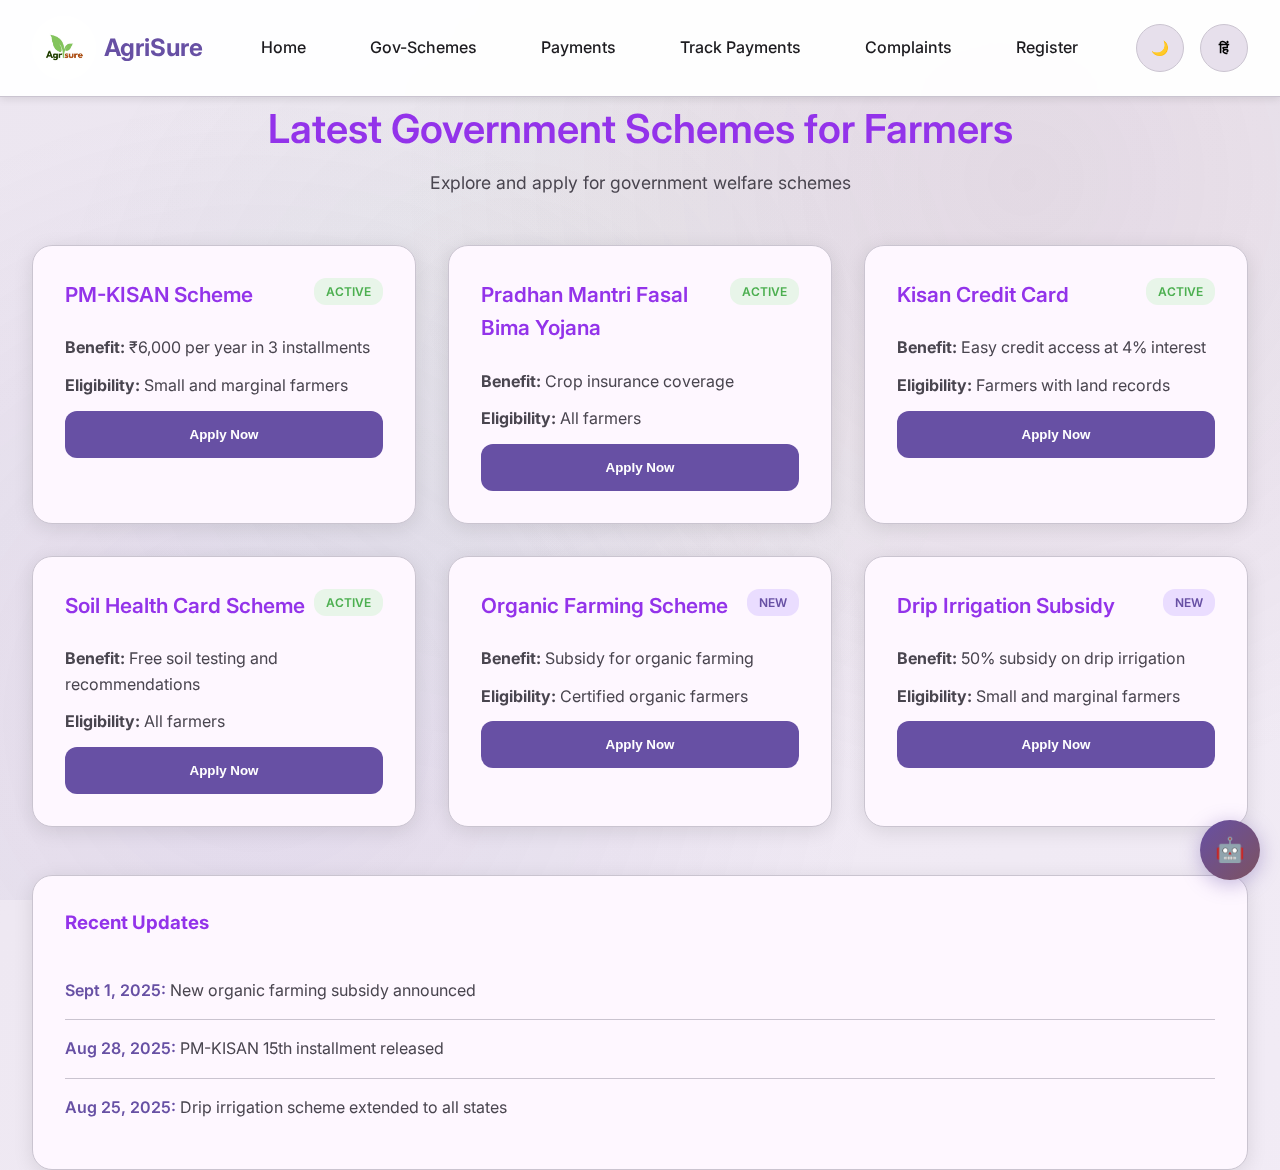
<file: schemes.html>
<!DOCTYPE html>
<html lang="en">
<head>
    <meta charset="UTF-8">
    <meta name="viewport" content="width=device-width, initial-scale=1.0">
    <title>Government Schemes - AgriSure</title>
    <link rel="stylesheet" href="styles.css">
</head>
<body>
    <nav class="navbar">
        <a href="index.html" class="nav-brand">
            <img src="logo.jpg" alt="AgriSure Logo" class="logo-img">
            <span data-en="AgriSure" data-hi="एग्रीश्योर">AgriSure</span>
        </a>
        
        <div class="nav-menu">
            <a href="index.html" class="nav-link"><span data-en="Home" data-hi="होम">Home</span></a>
            <a href="schemes.html" class="nav-link"><span data-en="Gov-Schemes" data-hi="सरकारी योजनाएं">Gov-Schemes</span></a>
            <a href="payment.html" class="nav-link"><span data-en="Payments" data-hi="भुगतान">Payments</span></a>
            <a href="track.html" class="nav-link"><span data-en="Track Payments" data-hi="भुगतान ट्रैक करें">Track Payments</span></a>
            <a href="complaint.html" class="nav-link"><span data-en="Complaints" data-hi="शिकायतें">Complaints</span></a>
            <a href="register.html" class="nav-link" id="registerLink"><span data-en="Register" data-hi="पंजीकरण">Register</span></a>
            <a href="profile.html" class="nav-link" id="profileLink" style="display:none;"><span data-en="Profile" data-hi="प्रोफाइल">Profile</span></a>
        </div>
        
        <div class="nav-controls">
            <button class="theme-toggle" onclick="toggleTheme()" aria-label="Toggle theme">
                <span class="theme-icon">🌙</span>
            </button>
            <button class="lang-toggle" onclick="toggleLanguage()" aria-label="Toggle language">
                <span class="lang-text">हिं</span>
            </button>
            <div class="user-profile" id="userProfile" style="display:none;">
                <button class="profile-btn" onclick="toggleProfileMenu()" aria-label="User profile">
                    <span class="profile-icon">👤</span>
                </button>
                <div class="profile-dropdown" id="profileDropdown">
                    <div class="profile-info">
                        <span class="user-name" id="userName"></span>
                        <span class="user-phone" id="userPhone"></span>
                    </div>
                    <div class="profile-actions">
                        <button onclick="viewProfile()" data-en="My Profile" data-hi="मेरी प्रोफ़ाइल">👤 My Profile</button>
                        <button onclick="signOut()" data-en="Sign Out" data-hi="साइन आउट">🚪 Sign Out</button>
                    </div>
                </div>
            </div>
        </div>
    </nav>

    <main class="container">
        <div class="page-header">
            <h2 data-en="Latest Government Schemes for Farmers" data-hi="किसानों के लिए नवीनतम सरकारी योजनाएं">Latest Government Schemes for Farmers</h2>
            <p data-en="Explore and apply for government welfare schemes" data-hi="सरकारी कल्याण योजनाओं का अन्वेषण करें और आवेदन करें">Explore and apply for government welfare schemes</p>
        </div>
        
        <div class="schemes-grid">
            <div class="scheme-card">
                <div class="scheme-header">
                    <h3 data-en="PM-KISAN Scheme" data-hi="पीएम-किसान योजना">PM-KISAN Scheme</h3>
                    <span class="scheme-status active" data-en="Active" data-hi="सक्रिय">Active</span>
                </div>
                <div class="scheme-content">
                    <p><strong data-en="Benefit:" data-hi="लाभ:">Benefit:</strong> <span data-en="₹6,000 per year in 3 installments" data-hi="3 किस्तों में प्रति वर्ष ₹6,000">₹6,000 per year in 3 installments</span></p>
                    <p><strong data-en="Eligibility:" data-hi="पात्रता:">Eligibility:</strong> <span data-en="Small and marginal farmers" data-hi="छोटे और सीमांत किसान">Small and marginal farmers</span></p>
                </div>
                <button class="btn-scheme" onclick="window.open('https://pmkisan.gov.in/', '_blank')" data-en="Apply Now" data-hi="अभी आवेदन करें">Apply Now</button>
            </div>

            <div class="scheme-card">
                <div class="scheme-header">
                    <h3 data-en="Pradhan Mantri Fasal Bima Yojana" data-hi="प्रधानमंत्री फसल बीमा योजना">Pradhan Mantri Fasal Bima Yojana</h3>
                    <span class="scheme-status active" data-en="Active" data-hi="सक्रिय">Active</span>
                </div>
                <div class="scheme-content">
                    <p><strong data-en="Benefit:" data-hi="लाभ:">Benefit:</strong> <span data-en="Crop insurance coverage" data-hi="फसल बीमा कवरेज">Crop insurance coverage</span></p>
                    <p><strong data-en="Eligibility:" data-hi="पात्रता:">Eligibility:</strong> <span data-en="All farmers" data-hi="सभी किसान">All farmers</span></p>
                </div>
                <button class="btn-scheme" onclick="window.open('https://pmfby.gov.in/', '_blank')" data-en="Apply Now" data-hi="अभी आवेदन करें">Apply Now</button>
            </div>

            <div class="scheme-card">
                <div class="scheme-header">
                    <h3 data-en="Kisan Credit Card" data-hi="किसान क्रेडिट कार्ड">Kisan Credit Card</h3>
                    <span class="scheme-status active" data-en="Active" data-hi="सक्रिय">Active</span>
                </div>
                <div class="scheme-content">
                    <p><strong data-en="Benefit:" data-hi="लाभ:">Benefit:</strong> <span data-en="Easy credit access at 4% interest" data-hi="4% ब्याज पर आसान क्रेडिट पहुंच">Easy credit access at 4% interest</span></p>
                    <p><strong data-en="Eligibility:" data-hi="पात्रता:">Eligibility:</strong> <span data-en="Farmers with land records" data-hi="भूमि रिकॉर्ड वाले किसान">Farmers with land records</span></p>
                </div>
                <button class="btn-scheme" onclick="window.open('https://www.india.gov.in/spotlight/kisan-credit-card-scheme', '_blank')" data-en="Apply Now" data-hi="अभी आवेदन करें">Apply Now</button>
            </div>

            <div class="scheme-card">
                <div class="scheme-header">
                    <h3 data-en="Soil Health Card Scheme" data-hi="मृदा स्वास्थ्य कार्ड योजना">Soil Health Card Scheme</h3>
                    <span class="scheme-status active" data-en="Active" data-hi="सक्रिय">Active</span>
                </div>
                <div class="scheme-content">
                    <p><strong data-en="Benefit:" data-hi="लाभ:">Benefit:</strong> <span data-en="Free soil testing and recommendations" data-hi="मुफ्त मिट्टी परीक्षण और सिफारिशें">Free soil testing and recommendations</span></p>
                    <p><strong data-en="Eligibility:" data-hi="पात्रता:">Eligibility:</strong> <span data-en="All farmers" data-hi="सभी किसान">All farmers</span></p>
                </div>
                <button class="btn-scheme" onclick="window.open('https://soilhealth.dac.gov.in/', '_blank')" data-en="Apply Now" data-hi="अभी आवेदन करें">Apply Now</button>
            </div>

            <div class="scheme-card">
                <div class="scheme-header">
                    <h3 data-en="Organic Farming Scheme" data-hi="जैविक खेती योजना">Organic Farming Scheme</h3>
                    <span class="scheme-status new" data-en="New" data-hi="नया">New</span>
                </div>
                <div class="scheme-content">
                    <p><strong data-en="Benefit:" data-hi="लाभ:">Benefit:</strong> <span data-en="Subsidy for organic farming" data-hi="जैविक खेती के लिए सब्सिडी">Subsidy for organic farming</span></p>
                    <p><strong data-en="Eligibility:" data-hi="पात्रता:">Eligibility:</strong> <span data-en="Certified organic farmers" data-hi="प्रमाणित जैविक किसान">Certified organic farmers</span></p>
                </div>
                <button class="btn-scheme" onclick="window.open('https://pgsindia-ncof.gov.in/', '_blank')" data-en="Apply Now" data-hi="अभी आवेदन करें">Apply Now</button>
            </div>

            <div class="scheme-card">
                <div class="scheme-header">
                    <h3 data-en="Drip Irrigation Subsidy" data-hi="ड्रिप सिंचाई सब्सिडी">Drip Irrigation Subsidy</h3>
                    <span class="scheme-status new" data-en="New" data-hi="नया">New</span>
                </div>
                <div class="scheme-content">
                    <p><strong data-en="Benefit:" data-hi="लाभ:">Benefit:</strong> <span data-en="50% subsidy on drip irrigation" data-hi="ड्रिप सिंचाई पर 50% सब्सिडी">50% subsidy on drip irrigation</span></p>
                    <p><strong data-en="Eligibility:" data-hi="पात्रता:">Eligibility:</strong> <span data-en="Small and marginal farmers" data-hi="छोटे और सीमांत किसान">Small and marginal farmers</span></p>
                </div>
                <button class="btn-scheme" onclick="window.open('https://pmksy.gov.in/', '_blank')" data-en="Apply Now" data-hi="अभी आवेदन करें">Apply Now</button>
            </div>
        </div>

        <div class="updates-section">
            <h3 data-en="Recent Updates" data-hi="हाल की अपडेट">Recent Updates</h3>
            <ul class="updates-list">
                <li><span class="date">Sept 1, 2025:</span> <span data-en="New organic farming subsidy announced" data-hi="नई जैविक खेती सब्सिडी की घोषणा">New organic farming subsidy announced</span></li>
                <li><span class="date">Aug 28, 2025:</span> <span data-en="PM-KISAN 15th installment released" data-hi="पीएम-किसान 15वीं किस्त जारी">PM-KISAN 15th installment released</span></li>
                <li><span class="date">Aug 25, 2025:</span> <span data-en="Drip irrigation scheme extended to all states" data-hi="ड्रिप सिंचाई योजना सभी राज्यों में विस्तारित">Drip irrigation scheme extended to all states</span></li>
            </ul>
        </div>
    </main>

    <!-- Chatbot Widget -->
    <div class="chatbot-widget">
        <button class="chatbot-toggle" onclick="toggleChatbot()" aria-label="Open chatbot">
            🤖
        </button>
        <div class="chatbot-container" id="chatbotContainer">
            <div class="chatbot-header">
                <span>🌾</span>
                <span data-en="Schemes Assistant" data-hi="योजना सहायक">Schemes Assistant</span>
            </div>
            <div class="chatbot-messages" id="chatbotMessages">
                <div class="message bot" data-en="Hello! I can help you understand government schemes and eligibility criteria!" data-hi="नमस्ते! मैं आपको सरकारी योजनाओं और पात्रता मानदंडों को समझने में मदद कर सकता हूं!">
                    Hello! I can help you understand government schemes and eligibility criteria!
                </div>
            </div>
            <div class="chatbot-input">
                <input type="text" id="chatbotInput" placeholder="Ask about schemes..." data-en="Ask about schemes..." data-hi="योजनाओं के बारे में पूछें...">
                <button onclick="sendMessage()" data-en="Send" data-hi="भेजें">Send</button>
            </div>
        </div>
    </div>

    <script>
        let currentLang = 'en';
        let currentTheme = 'light';

        function toggleTheme() {
            currentTheme = currentTheme === 'light' ? 'dark' : 'light';
            document.body.setAttribute('data-theme', currentTheme);
            document.querySelector('.theme-icon').textContent = currentTheme === 'light' ? '🌙' : '☀️';
            localStorage.setItem('theme', currentTheme);
        }

        function toggleLanguage() {
            currentLang = currentLang === 'en' ? 'hi' : 'en';
            document.querySelectorAll('[data-en][data-hi]').forEach(el => {
                el.textContent = el.getAttribute(`data-${currentLang}`);
            });
            document.querySelector('.lang-text').textContent = currentLang === 'en' ? 'हिं' : 'EN';
            localStorage.setItem('language', currentLang);
        }

        function toggleMenu() {
            document.querySelector('.nav-links').classList.toggle('active');
            document.querySelector('.hamburger').classList.toggle('active');
        }

        function toggleProfileMenu() {
            document.getElementById('profileDropdown').classList.toggle('active');
        }

        function viewProfile() {
            window.location.href = 'profile.html';
        }

        function signOut() {
            const message = currentLang === 'en' 
                ? 'Are you sure you want to sign out?'
                : 'क्या आप वाकई साइन आउट करना चाहते हैं?';
            if (confirm(message)) {
                localStorage.removeItem('isLoggedIn');
                localStorage.removeItem('userData');
                window.location.href = 'index.html';
            }
        }

        function checkUserLogin() {
            const isLoggedIn = localStorage.getItem('isLoggedIn');
            const userData = JSON.parse(localStorage.getItem('userData') || '{}');
            
            if (isLoggedIn && userData.name) {
                document.getElementById('userProfile').style.display = 'block';
                document.getElementById('userName').textContent = userData.name;
                document.getElementById('userPhone').textContent = userData.phone;
            }
        }

        function toggleChatbot() {
            const container = document.getElementById('chatbotContainer');
            container.style.display = container.style.display === 'flex' ? 'none' : 'flex';
        }

        function sendMessage() {
            const input = document.getElementById('chatbotInput');
            const messages = document.getElementById('chatbotMessages');
            const message = input.value.trim();
            
            if (!message) return;
            
            const userMsg = document.createElement('div');
            userMsg.className = 'message user';
            userMsg.textContent = message;
            messages.appendChild(userMsg);
            
            input.value = '';
            
            setTimeout(() => {
                const botMsg = document.createElement('div');
                botMsg.className = 'message bot';
                botMsg.textContent = getBotResponse(message);
                messages.appendChild(botMsg);
                messages.scrollTop = messages.scrollHeight;
            }, 1000);
            
            messages.scrollTop = messages.scrollHeight;
        }

        function getBotResponse(message) {
            const msg = message.toLowerCase();
            
            if (msg.includes('pm-kisan') || msg.includes('kisan')) {
                return currentLang === 'en' 
                    ? 'PM-KISAN provides ₹6,000 per year to eligible farmers in 3 installments. Apply with your Aadhaar and land documents.'
                    : 'PM-KISAN पात्र किसानों को 3 किस्तों में प्रति वर्ष ₹6,000 प्रदान करता है। अपने आधार और भूमि दस्तावेजों के साथ आवेदन करें।';
            }
            
            if (msg.includes('insurance') || msg.includes('crop')) {
                return currentLang === 'en' 
                    ? 'Crop insurance protects against natural disasters. Premium is subsidized by government. Apply during sowing season.'
                    : 'फसल बीमा प्राकृतिक आपदाओं से सुरक्षा प्रदान करता है। प्रीमियम सरकार द्वारा सब्सिडी दी जाती है। बुवाई के मौसम में आवेदन करें।';
            }
            
            if (msg.includes('subsidy') || msg.includes('fertilizer')) {
                return currentLang === 'en' 
                    ? 'Fertilizer subsidies reduce input costs. Available for registered farmers through authorized dealers.'
                    : 'उर्वरक सब्सिडी इनपुट लागत कम करती है। पंजीकृत किसानों के लिए अधिकृत डीलरों के माध्यम से उपलब्ध।';
            }
            
            if (msg.includes('eligibility') || msg.includes('apply')) {
                return currentLang === 'en' 
                    ? 'Most schemes require: Valid Aadhaar, Land documents, Bank account, and farmer registration. Check specific scheme requirements.'
                    : 'अधिकांश योजनाओं के लिए आवश्यक: वैध आधार, भूमि दस्तावेज, बैंक खाता, और किसान पंजीकरण। विशिष्ट योजना आवश्यकताएं देखें।';
            }
            
            return currentLang === 'en' 
                ? 'I can help with PM-KISAN, crop insurance, subsidies, and eligibility criteria. What scheme interests you?'
                : 'मैं PM-KISAN, फसल बीमा, सब्सिडी और पात्रता मानदंडों में मदद कर सकता हूं। आपको कौन सी योजना में रुचि है?';
        }

        document.addEventListener('DOMContentLoaded', () => {
            const savedTheme = localStorage.getItem('theme') || 'light';
            const savedLang = localStorage.getItem('language') || 'en';
            
            if (savedTheme === 'dark') {
                currentTheme = 'dark';
                document.body.setAttribute('data-theme', 'dark');
                document.querySelector('.theme-icon').textContent = '☀️';
            }
            
            if (savedLang === 'hi') {
                currentLang = 'hi';
                document.querySelectorAll('[data-en][data-hi]').forEach(el => {
                    el.textContent = el.getAttribute('data-hi');
                });
                document.querySelector('.lang-text').textContent = 'EN';
            }
            
            checkUserLogin();
            
            document.getElementById('chatbotInput').addEventListener('keypress', function(e) {
                if (e.key === 'Enter') {
                    sendMessage();
                }
            });
        });
    </script>
</body>
</html>
</file>
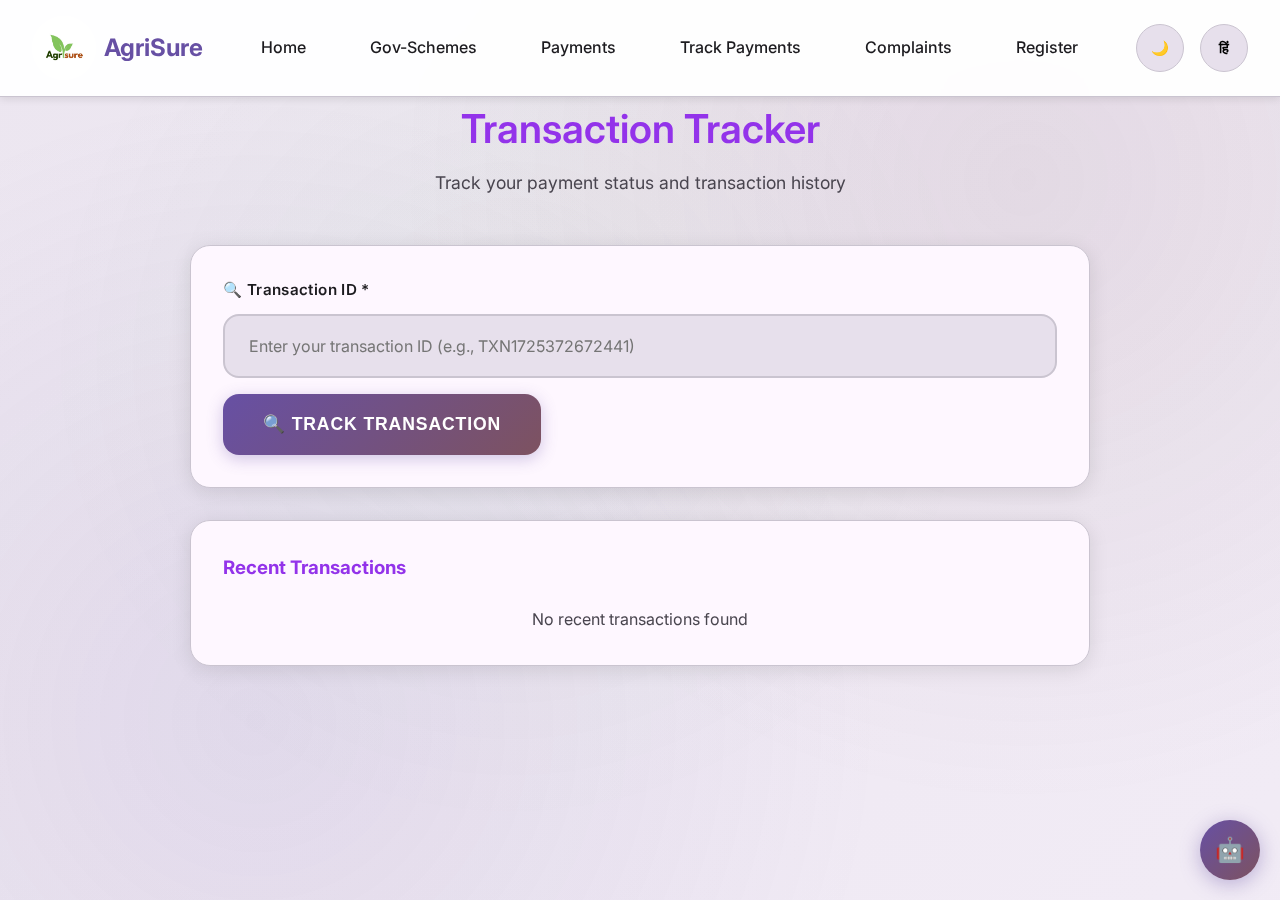
<file: track.html>
<!DOCTYPE html>
<html lang="en">
<head>
    <meta charset="UTF-8">
    <meta name="viewport" content="width=device-width, initial-scale=1.0">
    <title>Track Transaction - AgriSure</title>
    <link rel="stylesheet" href="styles.css">
</head>
<body>
    <nav class="navbar">
        <a href="index.html" class="nav-brand">
            <img src="logo.jpg" alt="AgriSure Logo" class="logo-img">
            <span data-en="AgriSure" data-hi="एग्रीश्योर">AgriSure</span>
        </a>
        
        <div class="nav-menu">
            <a href="index.html" class="nav-link"><span data-en="Home" data-hi="होम">Home</span></a>
            <a href="schemes.html" class="nav-link"><span data-en="Gov-Schemes" data-hi="सरकारी योजनाएं">Gov-Schemes</span></a>
            <a href="payment.html" class="nav-link"><span data-en="Payments" data-hi="भुगतान">Payments</span></a>
            <a href="track.html" class="nav-link"><span data-en="Track Payments" data-hi="भुगतान ट्रैक करें">Track Payments</span></a>
            <a href="complaint.html" class="nav-link"><span data-en="Complaints" data-hi="शिकायतें">Complaints</span></a>
            <a href="register.html" class="nav-link" id="registerLink"><span data-en="Register" data-hi="पंजीकरण">Register</span></a>
            <a href="profile.html" class="nav-link" id="profileLink" style="display:none;"><span data-en="Profile" data-hi="प्रोफाइल">Profile</span></a>
        </div>
        
        <div class="nav-controls">
            <button class="theme-toggle" onclick="toggleTheme()" aria-label="Toggle theme">
                <span class="theme-icon">🌙</span>
            </button>
            <button class="lang-toggle" onclick="toggleLanguage()" aria-label="Toggle language">
                <span class="lang-text">हिं</span>
            </button>
            <div class="user-profile" id="userProfile" style="display:none;">
                <button class="profile-btn" onclick="toggleProfileMenu()" aria-label="User profile">
                    <span class="profile-icon">👤</span>
                </button>
                <div class="profile-dropdown" id="profileDropdown">
                    <div class="profile-info">
                        <span class="user-name" id="userName"></span>
                        <span class="user-phone" id="userPhone"></span>
                    </div>
                    <div class="profile-actions">
                        <button onclick="viewProfile()" data-en="My Profile" data-hi="मेरी प्रोफ़ाइल">👤 My Profile</button>
                        <button onclick="signOut()" data-en="Sign Out" data-hi="साइन आउट">🚪 Sign Out</button>
                    </div>
                </div>
            </div>
        </div>
    </nav>

    <main class="container">
        <div class="track-container">
            <div class="page-header">
                <h2 data-en="Transaction Tracker" data-hi="लेनदेन ट्रैकर">Transaction Tracker</h2>
                <p data-en="Track your payment status and transaction history" data-hi="अपने भुगतान की स्थिति और लेनदेन इतिहास को ट्रैक करें">Track your payment status and transaction history</p>
            </div>
            
            <form id="trackForm" class="track-form">
                <div class="form-group">
                    <label for="transactionId" data-en="Transaction ID *" data-hi="लेनदेन आईडी *">🔍 Transaction ID *</label>
                    <input type="text" id="transactionId" name="transactionId" data-en="Enter your transaction ID (e.g., TXN1725372672441)" data-hi="अपना लेनदेन आईडी दर्ज करें (जैसे, TXN1725372672441)" placeholder="Enter your transaction ID (e.g., TXN1725372672441)" required>
                    <span class="form-line"></span>
                </div>
                <button type="submit" class="btn-primary" data-en="Track Transaction" data-hi="लेनदेन ट्रैक करें">🔍 Track Transaction</button>
            </form>

            <div id="transactionResult" class="transaction-result" style="display:none;">
                <div class="result-card">
                    <h3 data-en="Transaction Details" data-hi="लेनदेन विवरण">Transaction Details</h3>
                    <div class="detail-row">
                        <span class="label" data-en="Transaction ID:" data-hi="लेनदेन आईडी:">Transaction ID:</span>
                        <span class="value" id="resultTxnId"></span>
                    </div>
                    <div class="detail-row">
                        <span class="label" data-en="Status:" data-hi="स्थिति:">Status:</span>
                        <span class="value status" id="resultStatus"></span>
                    </div>
                    <div class="detail-row">
                        <span class="label" data-en="Amount:" data-hi="राशि:">Amount:</span>
                        <span class="value" id="resultAmount"></span>
                    </div>
                    <div class="detail-row">
                        <span class="label" data-en="Vendor:" data-hi="विक्रेता:">Vendor:</span>
                        <span class="value" id="resultVendor"></span>
                    </div>
                    <div class="detail-row">
                        <span class="label" data-en="Date & Time:" data-hi="दिनांक और समय:">Date & Time:</span>
                        <span class="value" id="resultDateTime"></span>
                    </div>
                    <div class="detail-row">
                        <span class="label" data-en="Payment Method:" data-hi="भुगतान विधि:">Payment Method:</span>
                        <span class="value" id="resultPaymentMethod"></span>
                    </div>
                    <div class="detail-row">
                        <span class="label" data-en="Description:" data-hi="विवरण:">Description:</span>
                        <span class="value" id="resultDescription"></span>
                    </div>
                </div>

                <div class="timeline">
                    <h4 data-en="Transaction Timeline" data-hi="लेनदेन समयरेखा">Transaction Timeline</h4>
                    <div class="timeline-item completed">
                        <div class="timeline-marker"></div>
                        <div class="timeline-content">
                            <h5 data-en="Payment Initiated" data-hi="भुगतान शुरू किया गया">Payment Initiated</h5>
                            <p data-en="Transaction request received" data-hi="लेनदेन अनुरोध प्राप्त हुआ">Transaction request received</p>
                        </div>
                    </div>
                    <div class="timeline-item completed">
                        <div class="timeline-marker"></div>
                        <div class="timeline-content">
                            <h5 data-en="Payment Processing" data-hi="भुगतान प्रसंस्करण">Payment Processing</h5>
                            <p data-en="Verifying payment details" data-hi="भुगतान विवरण सत्यापित कर रहे हैं">Verifying payment details</p>
                        </div>
                    </div>
                    <div class="timeline-item completed">
                        <div class="timeline-marker"></div>
                        <div class="timeline-content">
                            <h5 data-en="Payment Successful" data-hi="भुगतान सफल">Payment Successful</h5>
                            <p data-en="Amount transferred to vendor" data-hi="राशि विक्रेता को स्थानांतरित">Amount transferred to vendor</p>
                        </div>
                    </div>
                </div>
            </div>

            <div class="recent-transactions">
                <h3 data-en="Recent Transactions" data-hi="हाल के लेनदेन">Recent Transactions</h3>
                <div class="transaction-list">
                    <div class="transaction-item">
                        <div class="txn-info">
                            <span class="txn-id">TXN1725372672441</span>
                            <span class="txn-desc" data-en="Seeds purchase from Seeds & Co." data-hi="सीड्स एंड कंपनी से बीज खरीद">Seeds purchase from Seeds & Co.</span>
                        </div>
                        <div class="txn-details">
                            <span class="txn-amount">₹2,500</span>
                            <span class="txn-status success" data-en="Completed" data-hi="पूर्ण">Completed</span>
                        </div>
                    </div>
                    <div class="transaction-item">
                        <div class="txn-info">
                            <span class="txn-id">TXN1725372672440</span>
                            <span class="txn-desc" data-en="Fertilizer from Fertilizer Hub" data-hi="फर्टिलाइजर हब से उर्वरक">Fertilizer from Fertilizer Hub</span>
                        </div>
                        <div class="txn-details">
                            <span class="txn-amount">₹1,800</span>
                            <span class="txn-status success" data-en="Completed" data-hi="पूर्ण">Completed</span>
                        </div>
                    </div>
                    <div class="transaction-item">
                        <div class="txn-info">
                            <span class="txn-id">TXN1725372672439</span>
                            <span class="txn-desc" data-en="Tools from Agri Tools Ltd" data-hi="एग्री टूल्स लिमिटेड से उपकरण">Tools from Agri Tools Ltd</span>
                        </div>
                        <div class="txn-details">
                            <span class="txn-amount">₹3,200</span>
                            <span class="txn-status pending" data-en="Processing" data-hi="प्रसंस्करण">Processing</span>
                        </div>
                    </div>
                </div>
            </div>
        </div>
    </main>

    <!-- Chatbot Widget -->
    <div class="chatbot-widget">
        <button class="chatbot-toggle" onclick="toggleChatbot()" aria-label="Open chatbot">
            🤖
        </button>
        <div class="chatbot-container" id="chatbotContainer">
            <div class="chatbot-header">
                <span>🌾</span>
                <span data-en="Track Assistant" data-hi="ट्रैक सहायक">Track Assistant</span>
            </div>
            <div class="chatbot-messages" id="chatbotMessages">
                <div class="message bot" data-en="Hi! I can help you track transactions and understand payment status!" data-hi="नमस्ते! मैं आपको लेनदेन ट्रैक करने और भुगतान स्थिति समझने में मदद कर सकता हूं!">
                    Hi! I can help you track transactions and understand payment status!
                </div>
            </div>
            <div class="chatbot-input">
                <input type="text" id="chatbotInput" placeholder="Ask about tracking..." data-en="Ask about tracking..." data-hi="ट्रैकिंग के बारे में पूछें...">
                <button onclick="sendMessage()" data-en="Send" data-hi="भेजें">Send</button>
            </div>
        </div>
    </div>

    <script>
        let currentLang = 'en';
        let currentTheme = 'light';

        function toggleTheme() {
            currentTheme = currentTheme === 'light' ? 'dark' : 'light';
            document.body.setAttribute('data-theme', currentTheme);
            document.querySelector('.theme-icon').textContent = currentTheme === 'light' ? '🌙' : '☀️';
            localStorage.setItem('theme', currentTheme);
        }

        function toggleLanguage() {
            currentLang = currentLang === 'en' ? 'hi' : 'en';
            document.querySelectorAll('[data-en][data-hi]').forEach(el => {
                el.textContent = el.getAttribute(`data-${currentLang}`);
            });
            document.querySelector('.lang-text').textContent = currentLang === 'en' ? 'हिं' : 'EN';
            localStorage.setItem('language', currentLang);
        }

        function toggleMenu() {
            document.querySelector('.nav-links').classList.toggle('active');
            document.querySelector('.hamburger').classList.toggle('active');
        }

        function toggleProfileMenu() {
            document.getElementById('profileDropdown').classList.toggle('active');
        }

        function viewProfile() {
            window.location.href = 'profile.html';
        }

        function signOut() {
            const message = currentLang === 'en' 
                ? 'Are you sure you want to sign out?'
                : 'क्या आप वाकई साइन आउट करना चाहते हैं?';
            if (confirm(message)) {
                localStorage.removeItem('isLoggedIn');
                localStorage.removeItem('userData');
                window.location.href = 'index.html';
            }
        }

        function checkUserLogin() {
            const isLoggedIn = localStorage.getItem('isLoggedIn');
            const userData = JSON.parse(localStorage.getItem('userData') || '{}');
            
            if (isLoggedIn && userData.name) {
                document.getElementById('userProfile').style.display = 'block';
                document.getElementById('userName').textContent = userData.name;
                document.getElementById('userPhone').textContent = userData.phone;
            }
        }

        function toggleChatbot() {
            const container = document.getElementById('chatbotContainer');
            container.style.display = container.style.display === 'flex' ? 'none' : 'flex';
        }

        function sendMessage() {
            const input = document.getElementById('chatbotInput');
            const messages = document.getElementById('chatbotMessages');
            const message = input.value.trim();
            
            if (!message) return;
            
            const userMsg = document.createElement('div');
            userMsg.className = 'message user';
            userMsg.textContent = message;
            messages.appendChild(userMsg);
            
            input.value = '';
            
            setTimeout(() => {
                const botMsg = document.createElement('div');
                botMsg.className = 'message bot';
                botMsg.textContent = getBotResponse(message);
                messages.appendChild(botMsg);
                messages.scrollTop = messages.scrollHeight;
            }, 1000);
            
            messages.scrollTop = messages.scrollHeight;
        }

        function getBotResponse(message) {
            const msg = message.toLowerCase();
            
            if (msg.includes('track') || msg.includes('transaction') || msg.includes('id')) {
                return currentLang === 'en' 
                    ? 'Enter your transaction ID in the form above. You can find it in your payment confirmation or recent transactions.'
                    : 'ऊपर के फॉर्म में अपना लेनदेन आईडी दर्ज करें। आप इसे अपनी भुगतान पुष्टि या हाल के लेनदेन में पा सकते हैं।';
            }
            
            if (msg.includes('status') || msg.includes('payment')) {
                return currentLang === 'en' 
                    ? 'Transaction status shows: Success (completed), Pending (processing), or Failed (unsuccessful). Check recent transactions below.'
                    : 'लेनदेन स्थिति दिखाती है: सफल (पूर्ण), लंबित (प्रसंस्करण), या असफल (असफल)। नीचे हाल के लेनदेन देखें।';
            }
            
            if (msg.includes('recent') || msg.includes('history')) {
                return currentLang === 'en' 
                    ? 'Recent transactions are automatically saved and displayed below. Click on any transaction to see details.'
                    : 'हाल के लेनदेन स्वचालित रूप से सहेजे जाते हैं और नीचे प्रदर्शित होते हैं। विवरण देखने के लिए किसी भी लेनदेन पर क्लिक करें।';
            }
            
            return currentLang === 'en' 
                ? 'I can help with transaction tracking, payment status, and transaction history. What do you need help with?'
                : 'मैं लेनदेन ट्रैकिंग, भुगतान स्थिति और लेनदेन इतिहास में मदद कर सकता हूं। आपको किस चीज़ में मदद चाहिए?';
        }

        // Load recent transactions
        function loadRecentTransactions() {
            const transactions = JSON.parse(localStorage.getItem('transactions') || '[]');
            const transactionList = document.querySelector('.transaction-list');
            
            if (transactions.length === 0) {
                transactionList.innerHTML = '<p style="text-align: center; color: var(--on-surface-variant);">No recent transactions found</p>';
                return;
            }
            
            transactionList.innerHTML = transactions.map(txn => `
                <div class="transaction-item">
                    <div class="txn-info">
                        <div class="txn-id">${txn.id}</div>
                        <div class="txn-desc">${txn.description}</div>
                    </div>
                    <div class="txn-details">
                        <div class="txn-amount">₹${txn.amount}</div>
                        <div class="txn-status ${txn.status}">${txn.status.toUpperCase()}</div>
                    </div>
                </div>
            `).join('');
        }

        document.addEventListener('DOMContentLoaded', () => {
            const savedTheme = localStorage.getItem('theme') || 'light';
            const savedLang = localStorage.getItem('language') || 'en';
            
            if (savedTheme === 'dark') {
                currentTheme = 'dark';
                document.body.setAttribute('data-theme', 'dark');
                document.querySelector('.theme-icon').textContent = '☀️';
            }
            
            if (savedLang === 'hi') {
                currentLang = 'hi';
                document.querySelectorAll('[data-en][data-hi]').forEach(el => {
                    el.textContent = el.getAttribute('data-hi');
                });
                document.querySelector('.lang-text').textContent = 'EN';
            }
            
            checkUserLogin();
            loadRecentTransactions();
            
            document.getElementById('chatbotInput').addEventListener('keypress', function(e) {
                if (e.key === 'Enter') {
                    sendMessage();
                }
            });
        });

        document.getElementById('trackForm').addEventListener('submit', function(e) {
            e.preventDefault();
            const txnId = document.getElementById('transactionId').value;
            const transactions = JSON.parse(localStorage.getItem('transactions') || '[]');
            const transaction = transactions.find(txn => txn.id === txnId);
            
            if (transaction) {
                const vendorNames = {
                    'seeds-co': 'Seeds & Co.',
                    'fertilizer-hub': 'Fertilizer Hub',
                    'agri-tools': 'Agri Tools Ltd',
                    'organic-farm': 'Organic Farm Supply'
                };
                
                document.getElementById('resultTxnId').textContent = transaction.id;
                document.getElementById('resultStatus').textContent = transaction.status.toUpperCase();
                document.getElementById('resultStatus').className = 'value status success';
                document.getElementById('resultAmount').textContent = '₹' + transaction.amount;
                document.getElementById('resultVendor').textContent = vendorNames[transaction.vendor] || 'Unknown';
                document.getElementById('resultDateTime').textContent = new Date(transaction.date).toLocaleString();
                document.getElementById('resultPaymentMethod').textContent = transaction.paymentMethod.toUpperCase();
                document.getElementById('resultDescription').textContent = transaction.description;
            } else {
                document.getElementById('resultTxnId').textContent = txnId;
                document.getElementById('resultStatus').textContent = 'NOT FOUND';
                document.getElementById('resultStatus').className = 'value status error';
                document.getElementById('resultAmount').textContent = '-';
                document.getElementById('resultVendor').textContent = '-';
                document.getElementById('resultDateTime').textContent = '-';
                document.getElementById('resultPaymentMethod').textContent = '-';
                document.getElementById('resultDescription').textContent = 'Transaction not found';
            }
            
            document.getElementById('transactionResult').style.display = 'block';
        });
    </script>
</body>
</html>
</file>
<file: styles.css>
@import url('https://fonts.googleapis.com/css2?family=Inter:wght@300;400;500;600;700&display=swap');

/* Page Headings */
.hero-content h1,
.container h1,
.main-content h1,
.container h2,
.main-content h2,
.section h2,
.section h3,
.feature-card h3,
h1, h2, h3 {
    color: #9333EA !important;
}

/* Animations */
@keyframes gradientShift {
    0% {
        background-position: 0% 50%;
    }
    50% {
        background-position: 100% 50%;
    }
    100% {
        background-position: 0% 50%;
    }
}

@keyframes float {
    0%, 100% {
        transform: translateY(0px);
    }
    50% {
        transform: translateY(-20px);
    }
}

* {
    margin: 0;
    padding: 0;
    box-sizing: border-box;
}

:root {
    --primary: #6750A4;
    --primary-container: #EADDFF;
    --on-primary: #FFFFFF;
    --on-primary-container: #21005D;
    --secondary: #625B71;
    --secondary-container: #E8DEF8;
    --on-secondary: #FFFFFF;
    --on-secondary-container: #1D192B;
    --tertiary: #7D5260;
    --tertiary-container: #FFD8E4;
    --surface: #FEF7FF;
    --surface-variant: #E7E0EC;
    --surface-container: #F3EDF7;
    --surface-container-high: #ECE6F0;
    --on-surface: #1C1B1F;
    --on-surface-variant: #49454F;
    --outline: #79747E;
    --outline-variant: #CAC4D0;
    --success: #4CAF50;
    --success-container: #E8F5E9;
    --error: #BA1A1A;
    --shadow: rgba(0, 0, 0, 0.1);
}

[data-theme="dark"] {
    --primary: #D0BCFF;
    --primary-container: #4F378B;
    --on-primary: #371E73;
    --on-primary-container: #EADDFF;
    --secondary: #CCC2DC;
    --secondary-container: #4A4458;
    --on-secondary: #332D41;
    --on-secondary-container: #E8DEF8;
    --tertiary: #EFB8C8;
    --tertiary-container: #633B48;
    --surface: #100E13;
    --surface-variant: #49454F;
    --surface-container: #1D1B20;
    --surface-container-high: #2B2930;
    --on-surface: #E6E0E9;
    --on-surface-variant: #CAC4D0;
    --outline: #938F99;
    --outline-variant: #49454F;
    --success: #81C784;
    --success-container: #2E7D32;
    --error: #F2B8B5;
    --shadow: rgba(0, 0, 0, 0.3);
}

body {
    font-family: 'Inter', -apple-system, BlinkMacSystemFont, sans-serif;
    line-height: 1.6;
    color: var(--on-surface);
    background: linear-gradient(-45deg, var(--surface), var(--surface-variant), var(--surface-container), var(--surface-container-high));
    background-size: 400% 400%;
    animation: gradientShift 15s ease infinite;
    min-height: 100vh;
    transition: all 0.3s ease;
    position: relative;
    overflow-x: hidden;
}

/* Animated Background */
body::before {
    content: '';
    position: fixed;
    top: 0;
    left: 0;
    width: 100%;
    height: 100%;
    background: 
        radial-gradient(circle at 20% 80%, rgba(103, 80, 164, 0.1) 0%, transparent 50%),
        radial-gradient(circle at 80% 20%, rgba(125, 82, 96, 0.1) 0%, transparent 50%),
        radial-gradient(circle at 40% 40%, rgba(76, 175, 80, 0.05) 0%, transparent 50%);
    animation: backgroundFloat 20s ease-in-out infinite;
    pointer-events: none;
    z-index: -1;
}

@keyframes backgroundFloat {
    0%, 100% { 
        transform: translateX(0) translateY(0) rotate(0deg);
        opacity: 0.3;
    }
    25% { 
        transform: translateX(20px) translateY(-20px) rotate(1deg);
        opacity: 0.5;
    }
    50% { 
        transform: translateX(-10px) translateY(10px) rotate(-0.5deg);
        opacity: 0.4;
    }
    75% { 
        transform: translateX(15px) translateY(-15px) rotate(0.5deg);
        opacity: 0.6;
    }
}

.navbar {
    background: rgba(255, 255, 255, 0.95);
    backdrop-filter: blur(20px);
    padding: 1rem 2rem;
    display: flex;
    justify-content: space-between;
    align-items: center;
    box-shadow: 0 2px 8px var(--shadow);
    border-bottom: 1px solid var(--outline-variant);
    position: sticky;
    top: 0;
    z-index: 1000;
    transition: all 0.3s ease;
}

[data-theme="dark"] .navbar {
    background: rgba(16, 14, 19, 0.95);
}

.nav-brand {
    font-size: 1.5rem;
    font-weight: 700;
    color: var(--primary);
    text-decoration: none;
    flex-shrink: 0;
    display: flex;
    align-items: center;
    gap: 0.5rem;
}

.logo-img {
    height: 4rem;
    width: 4rem;
    object-fit: cover;
    border-radius: 50%;
}

.nav-menu {
    display: flex;
    gap: 2rem;
    align-items: center;
    flex: 1;
    justify-content: center;
}

.nav-link {
    color: var(--on-surface);
    text-decoration: none;
    font-weight: 500;
    padding: 0.5rem 1rem;
    border-radius: 12px;
    transition: all 0.3s ease;
    white-space: nowrap;
}

.nav-link:hover {
    background: var(--primary-container);
    color: var(--on-primary-container);
    transform: translateY(-1px);
}

.nav-controls {
    display: flex;
    gap: 1rem;
    align-items: center;
}

.theme-toggle, .lang-toggle {
    background: var(--surface-variant);
    border: 1px solid var(--outline-variant);
    border-radius: 50%;
    width: 48px;
    height: 48px;
    display: flex;
    align-items: center;
    justify-content: center;
    cursor: pointer;
    transition: all 0.3s cubic-bezier(0.4, 0, 0.2, 1);
    font-size: 0.9rem;
    font-weight: 600;
    position: relative;
    overflow: hidden;
}

.theme-toggle:hover, .lang-toggle:hover {
    background: var(--primary-container);
    transform: scale(1.08);
    box-shadow: 0 4px 12px var(--shadow);
}

.theme-toggle:active, .lang-toggle:active {
    transform: scale(0.95);
}

/* Material ripple effect */
.theme-toggle::before, .lang-toggle::before, .btn-primary::before, .feature-card::before {
    content: '';
    position: absolute;
    top: 50%;
    left: 50%;
    width: 0;
    height: 0;
    border-radius: 50%;
    background: rgba(255, 255, 255, 0.3);
    transform: translate(-50%, -50%);
    transition: width 0.6s, height 0.6s;
}

.theme-toggle:active::before, .lang-toggle:active::before, .btn-primary:active::before {
    width: 300px;
    height: 300px;
}

.hamburger {
    display: none;
    flex-direction: column;
    background: none;
    border: none;
    cursor: pointer;
    padding: 0.5rem;
}

.hamburger span {
    width: 25px;
    height: 3px;
    background: var(--on-surface);
    margin: 3px 0;
    transition: 0.3s;
    border-radius: 2px;
}

.hamburger.active span:nth-child(1) {
    transform: rotate(-45deg) translate(-5px, 6px);
}

.hamburger.active span:nth-child(2) {
    opacity: 0;
}

.hamburger.active span:nth-child(3) {
    transform: rotate(45deg) translate(-5px, -6px);
}

.nav-links {
    display: flex;
    list-style: none;
    gap: 2rem;
    align-items: center;
    transition: all 0.3s ease;
}

.nav-links li a {
    text-decoration: none;
    color: var(--on-surface);
    font-weight: 500;
    padding: 0.5rem 1rem;
    border-radius: 20px;
    transition: all 0.3s ease;
}

.nav-links li a:hover {
    background: var(--primary-container);
    color: var(--on-primary-container);
}

.container {
    padding: 0 2rem;
}

.hero {
    display: grid;
    grid-template-columns: 1fr 1fr;
    gap: 3rem;
    align-items: center;
    padding: 4rem 0;
    max-width: 1200px;
    margin: 0 auto;
}

.hero-content h1 {
    font-size: 3rem;
    font-weight: 700;
    color: #9333EA !important;
    margin-bottom: 1rem;
    line-height: 1.2;
}

.hero-content p {
    font-size: 1.2rem;
    color: var(--on-surface-variant);
    margin-bottom: 2rem;
}

.hero-image {
    display: flex;
    justify-content: center;
}

.farmer-img {
    width: 100%;
    max-width: 400px;
    height: 300px;
    object-fit: cover;
    border-radius: 20px;
    box-shadow: 0 8px 32px var(--shadow);
    transition: transform 0.3s ease;
}

.farmer-img:hover {
    transform: scale(1.05);
}

.btn-primary {
    display: inline-block;
    background: var(--primary);
    color: var(--on-primary);
    padding: 1rem 2rem;
    text-decoration: none;
    border-radius: 25px;
    font-weight: 600;
    transition: all 0.3s cubic-bezier(0.4, 0, 0.2, 1);
    box-shadow: 0 4px 16px rgba(103, 80, 164, 0.3);
    position: relative;
    overflow: hidden;
}

.btn-primary:hover {
    background: var(--primary-container);
    color: var(--on-primary-container);
    transform: translateY(-2px);
    box-shadow: 0 8px 25px rgba(103, 80, 164, 0.4);
}

.feature-card {
    background: var(--surface);
    padding: 2rem;
    border-radius: 20px;
    box-shadow: 0 4px 20px var(--shadow);
    border: 1px solid var(--outline-variant);
    transition: all 0.3s cubic-bezier(0.4, 0, 0.2, 1);
    position: relative;
    overflow: hidden;
    text-decoration: none;
    color: inherit;
    display: block;
    cursor: pointer;
    animation: float 6s ease-in-out infinite;
}

.feature-card:nth-child(2n) {
    animation-delay: -3s;
}

.feature-card::before {
    content: '';
    position: absolute;
    top: -50%;
    left: -50%;
    width: 200%;
    height: 200%;
    background: linear-gradient(45deg, transparent, rgba(103, 80, 164, 0.1), transparent);
    transform: rotate(45deg);
    transition: all 0.6s ease;
    opacity: 0;
}

.feature-card:hover::before {
    opacity: 1;
    animation: cardShine 1.5s ease-in-out;
}

@keyframes cardShine {
    0% { transform: translateX(-100%) translateY(-100%) rotate(45deg); }
    100% { transform: translateX(100%) translateY(100%) rotate(45deg); }
}

.feature-card:hover {
    transform: translateY(-8px) scale(1.02);
    box-shadow: 0 16px 48px var(--shadow);
    text-decoration: none;
    color: inherit;
}

/* Form Container Animation */
.form-container {
    max-width: 800px;
    margin: 0 auto;
    background: var(--surface);
    border-radius: 24px;
    padding: 3rem;
    box-shadow: 0 8px 32px var(--shadow);
    border: 1px solid var(--outline-variant);
    position: relative;
    overflow: hidden;
    animation: formSlideIn 0.8s ease-out;
}

@keyframes formSlideIn {
    from {
        opacity: 0;
        transform: translateY(30px) scale(0.95);
    }
    to {
        opacity: 1;
        transform: translateY(0) scale(1);
    }
}

.form-container::before {
    content: '';
    position: absolute;
    top: 0;
    left: 0;
    right: 0;
    height: 4px;
    background: linear-gradient(90deg, var(--primary), var(--tertiary));
    animation: progressGlow 2s ease-in-out infinite;
}

@keyframes progressGlow {
    0%, 100% { opacity: 0.8; }
    50% { opacity: 1; box-shadow: 0 0 20px rgba(103, 80, 164, 0.5); }
}

.feature-card h3 {
    font-size: 1.3rem;
    margin-bottom: 1rem;
    color: var(--on-surface);
}

.feature-card p {
    color: var(--on-surface-variant);
}

.features {
    display: grid;
    grid-template-columns: repeat(auto-fit, minmax(300px, 1fr));
    gap: 2rem;
    padding: 4rem 0;
    max-width: 1200px;
    margin: 0 auto;
}

@media (max-width: 768px) {
    .navbar {
        padding: 1rem;
        flex-wrap: wrap;
    }

    .nav-menu {
        order: 3;
        width: 100%;
        justify-content: space-around;
        gap: 0.3rem;
        margin-top: 1rem;
        padding-top: 1rem;
        border-top: 1px solid var(--outline-variant);
        flex-wrap: wrap;
    }

    .nav-link {
        padding: 0.25rem 0.4rem;
        font-size: 0.75rem;
        flex: 1;
        text-align: center;
        min-width: fit-content;
    }

    .nav-controls {
        order: 2;
    }

    .hamburger {
        display: flex;
        grid-column: 3;
    }

    .nav-controls {
        grid-column: 2;
        justify-self: end;
        margin-right: 1rem;
    }

    .nav-links {
        position: fixed;
        top: 70px;
        right: -100%;
        width: 100%;
        height: calc(100vh - 70px);
        background: var(--surface);
        flex-direction: column;
        justify-content: flex-start;
        padding-top: 2rem;
        transition: right 0.3s ease;
        grid-column: 1 / -1;
    }

    .nav-links.active {
        right: 0;
    }

    .hero {
        grid-template-columns: 1fr;
        text-align: center;
        gap: 2rem;
    }

    .hero-content h1 {
        font-size: 2rem;
    }

    .features {
        grid-template-columns: 1fr;
    }
}

/* Page Header */
.page-header {
    text-align: center;
    margin-bottom: 3rem;
}

.page-header h2 {
    font-size: 2.5rem;
    font-weight: 600;
    color: var(--on-surface);
    margin-bottom: 0.5rem;
}

.page-header p {
    color: var(--on-surface-variant);
    font-size: 1.1rem;
}

/* Schemes Page Styles */
.schemes-grid {
    display: grid;
    grid-template-columns: repeat(auto-fit, minmax(350px, 1fr));
    gap: 2rem;
    margin-bottom: 3rem;
}

.scheme-card {
    background: var(--surface);
    border-radius: 20px;
    padding: 2rem;
    box-shadow: 0 4px 20px var(--shadow);
    border: 1px solid var(--outline-variant);
    transition: all 0.3s cubic-bezier(0.4, 0, 0.2, 1);
    position: relative;
    overflow: hidden;
}

.scheme-card:hover {
    transform: translateY(-8px);
    box-shadow: 0 12px 40px var(--shadow);
}

.scheme-header {
    display: flex;
    justify-content: space-between;
    align-items: flex-start;
    margin-bottom: 1.5rem;
}

.scheme-header h3 {
    font-size: 1.3rem;
    font-weight: 600;
    color: var(--on-surface);
    flex: 1;
}

.scheme-status {
    padding: 0.25rem 0.75rem;
    border-radius: 12px;
    font-size: 0.75rem;
    font-weight: 600;
    text-transform: uppercase;
}

.scheme-status.active {
    background: var(--success-container);
    color: var(--success);
}

.scheme-status.new {
    background: var(--primary-container);
    color: var(--primary);
}

.scheme-content p {
    margin-bottom: 0.75rem;
    color: var(--on-surface-variant);
}

.btn-scheme {
    width: 100%;
    background: var(--primary);
    color: var(--on-primary);
    border: none;
    padding: 1rem;
    border-radius: 12px;
    font-weight: 600;
    cursor: pointer;
    transition: all 0.3s cubic-bezier(0.4, 0, 0.2, 1);
    position: relative;
    overflow: hidden;
}

.btn-scheme:hover {
    background: var(--primary-container);
    color: var(--on-primary-container);
    transform: translateY(-2px);
    box-shadow: 0 8px 25px rgba(103, 80, 164, 0.4);
}

.updates-section {
    background: var(--surface);
    border-radius: 20px;
    padding: 2rem;
    box-shadow: 0 4px 20px var(--shadow);
    border: 1px solid var(--outline-variant);
}

.updates-section h3 {
    color: var(--on-surface);
    margin-bottom: 1.5rem;
}

.updates-list {
    list-style: none;
}

.updates-list li {
    padding: 1rem 0;
    border-bottom: 1px solid var(--outline-variant);
    color: var(--on-surface-variant);
}

.updates-list li:last-child {
    border-bottom: none;
}

.date {
    font-weight: 600;
    color: var(--primary);
}

/* Payment Page Styles */
.payment-container {
    max-width: 800px;
    margin: 0 auto;
}

.vendor-selection {
    background: var(--surface);
    border-radius: 20px;
    padding: 2rem;
    margin-bottom: 2rem;
    box-shadow: 0 4px 20px var(--shadow);
    border: 1px solid var(--outline-variant);
}

.vendor-selection h3 {
    color: var(--on-surface);
    margin-bottom: 1rem;
}

.form-select {
    width: 100%;
    background: var(--surface-variant);
    border: 2px solid var(--outline-variant);
    border-radius: 12px;
    padding: 1rem;
    font-size: 1rem;
    color: var(--on-surface);
    transition: all 0.3s ease;
}

.form-select:focus {
    border-color: var(--primary);
    outline: none;
}

.payment-form {
    background: var(--surface);
    border-radius: 20px;
    padding: 2rem;
    box-shadow: 0 4px 20px var(--shadow);
    border: 1px solid var(--outline-variant);
}

.payment-details {
    margin-top: 1.5rem;
    padding-top: 1.5rem;
    border-top: 1px solid var(--outline-variant);
}

.security-info {
    background: var(--success-container);
    border-radius: 12px;
    padding: 1.5rem;
    margin: 2rem 0;
}

.security-info p {
    color: var(--on-success-container);
    margin-bottom: 0.5rem;
}

.security-info p:last-child {
    margin-bottom: 0;
}

/* Track Page Styles */
.track-container {
    max-width: 900px;
    margin: 0 auto;
}

.track-form {
    background: var(--surface);
    border-radius: 20px;
    padding: 2rem;
    margin-bottom: 2rem;
    box-shadow: 0 4px 20px var(--shadow);
    border: 1px solid var(--outline-variant);
}

.transaction-result {
    margin-bottom: 2rem;
}

.result-card {
    background: var(--surface);
    border-radius: 20px;
    padding: 2rem;
    margin-bottom: 2rem;
    box-shadow: 0 4px 20px var(--shadow);
    border: 1px solid var(--outline-variant);
}

.result-card h3 {
    color: var(--on-surface);
    margin-bottom: 1.5rem;
}

.detail-row {
    display: flex;
    justify-content: space-between;
    padding: 0.75rem 0;
    border-bottom: 1px solid var(--outline-variant);
}

.detail-row:last-child {
    border-bottom: none;
}

.detail-row .label {
    font-weight: 600;
    color: var(--on-surface-variant);
}

.detail-row .value {
    color: var(--on-surface);
}

.status.success {
    color: var(--success);
}

.status.pending {
    color: #FF9800;
}

.timeline {
    background: var(--surface);
    border-radius: 20px;
    padding: 2rem;
    box-shadow: 0 4px 20px var(--shadow);
    border: 1px solid var(--outline-variant);
}

.timeline h4 {
    color: var(--on-surface);
    margin-bottom: 2rem;
}

.timeline-item {
    display: flex;
    align-items: flex-start;
    margin-bottom: 2rem;
    position: relative;
}

.timeline-item:last-child {
    margin-bottom: 0;
}

.timeline-marker {
    width: 20px;
    height: 20px;
    border-radius: 50%;
    background: var(--success);
    margin-right: 1rem;
    flex-shrink: 0;
    position: relative;
}

.timeline-item:not(:last-child) .timeline-marker::after {
    content: '';
    position: absolute;
    top: 20px;
    left: 50%;
    transform: translateX(-50%);
    width: 2px;
    height: 40px;
    background: var(--outline-variant);
}

.timeline-content h5 {
    color: var(--on-surface);
    margin-bottom: 0.25rem;
}

.timeline-content p {
    color: var(--on-surface-variant);
    font-size: 0.9rem;
}

.recent-transactions {
    background: var(--surface);
    border-radius: 20px;
    padding: 2rem;
    box-shadow: 0 4px 20px var(--shadow);
    border: 1px solid var(--outline-variant);
}

.recent-transactions h3 {
    color: var(--on-surface);
    margin-bottom: 1.5rem;
}

.transaction-list {
    display: flex;
    flex-direction: column;
    gap: 1rem;
}

.transaction-item {
    display: flex;
    justify-content: space-between;
    align-items: center;
    padding: 1.5rem;
    background: var(--surface-variant);
    border-radius: 12px;
    transition: all 0.3s ease;
}

.transaction-item:hover {
    transform: translateY(-2px);
    box-shadow: 0 4px 12px var(--shadow);
}

.txn-info {
    display: flex;
    flex-direction: column;
}

.txn-id {
    font-weight: 600;
    color: var(--primary);
    font-size: 0.9rem;
}

.txn-desc {
    color: var(--on-surface-variant);
    font-size: 0.9rem;
}

.txn-details {
    display: flex;
    flex-direction: column;
    align-items: flex-end;
}

.txn-amount {
    font-weight: 600;
    color: var(--on-surface);
    font-size: 1.1rem;
}

.txn-status {
    font-size: 0.75rem;
    padding: 0.25rem 0.5rem;
    border-radius: 8px;
    font-weight: 600;
    text-transform: uppercase;
}

.txn-status.success {
    background: var(--success-container);
    color: var(--success);
}

.txn-status.pending {
    background: #FFF3E0;
    color: #FF9800;
}

/* User Profile Styles */
.user-profile {
    position: relative;
    display: flex;
    align-items: center;
}

.profile-btn {
    background: var(--primary);
    border: none;
    border-radius: 50%;
    width: 45px;
    height: 45px;
    display: flex;
    align-items: center;
    justify-content: center;
    cursor: pointer;
    transition: all 0.3s ease;
    box-shadow: 0 2px 8px rgba(103, 80, 164, 0.3);
}

.profile-btn:hover {
    background: var(--primary-container);
    transform: scale(1.05);
    box-shadow: 0 4px 16px rgba(103, 80, 164, 0.4);
}

.profile-icon {
    font-size: 1.2rem;
    color: var(--on-primary);
}

.profile-dropdown {
    position: absolute;
    top: 55px;
    right: 0;
    background: var(--surface);
    border: 1px solid var(--outline-variant);
    border-radius: 16px;
    box-shadow: 0 8px 32px var(--shadow);
    min-width: 250px;
    opacity: 0;
    visibility: hidden;
    transform: translateY(-10px);
    transition: all 0.3s cubic-bezier(0.4, 0, 0.2, 1);
    z-index: 1000;
}

.profile-dropdown.active {
    opacity: 1;
    visibility: visible;
    transform: translateY(0);
}

.profile-info {
    padding: 1.5rem;
    border-bottom: 1px solid var(--outline-variant);
}

.user-name {
    display: block;
    font-weight: 600;
    color: var(--on-surface);
    font-size: 1.1rem;
    margin-bottom: 0.25rem;
}

.user-phone {
    display: block;
    color: var(--on-surface-variant);
    font-size: 0.9rem;
}

.profile-actions {
    padding: 0.5rem;
}

.profile-actions button {
    width: 100%;
    background: none;
    border: none;
    padding: 0.75rem 1rem;
    text-align: left;
    color: var(--on-surface);
    cursor: pointer;
    border-radius: 8px;
    transition: all 0.2s ease;
    font-size: 0.95rem;
    display: flex;
    align-items: center;
    gap: 0.5rem;
}

.profile-actions button:hover {
    background: var(--surface-variant);
    color: var(--primary);
}

.profile-actions button:last-child:hover {
    background: rgba(186, 26, 26, 0.1);
    color: var(--error);
}

/* Close dropdown when clicking outside */
.profile-dropdown::before {
    content: '';
    position: absolute;
    top: -8px;
    right: 15px;
    width: 16px;
    height: 16px;
    background: var(--surface);
    border: 1px solid var(--outline-variant);
    border-bottom: none;
    border-right: none;
    transform: rotate(45deg);
}

/* Mobile adjustments */
@media (max-width: 768px) {
    .profile-dropdown {
        right: -1rem;
        min-width: 200px;
    }
}

/* Form Styles */
.form-container {
    max-width: 800px;
    margin: 0 auto;
    background: var(--surface);
    border-radius: 24px;
    padding: 3rem;
    box-shadow: 0 8px 32px var(--shadow);
    border: 1px solid var(--outline-variant);
    position: relative;
    overflow: hidden;
}

.form-container::before {
    content: '';
    position: absolute;
    top: 0;
    left: 0;
    right: 0;
    height: 4px;
    background: linear-gradient(90deg, var(--primary), var(--tertiary));
}

.form-header {
    text-align: center;
    margin-bottom: 3rem;
}

.form-header h2 {
    font-size: 2.5rem;
    font-weight: 700;
    color: var(--on-surface);
    margin-bottom: 0.5rem;
    background: linear-gradient(135deg, var(--primary), var(--tertiary));
    -webkit-background-clip: text;
    -webkit-text-fill-color: transparent;
    background-clip: text;
}

.form-header p {
    color: var(--on-surface-variant);
    font-size: 1.1rem;
}

.registration-form, .payment-form {
    display: flex;
    flex-direction: column;
    gap: 2rem;
}

.form-row {
    display: grid;
    grid-template-columns: repeat(auto-fit, minmax(250px, 1fr));
    gap: 2rem;
}

.form-group {
    position: relative;
    display: flex;
    flex-direction: column;
}

.form-group label {
    font-weight: 600;
    color: var(--on-surface);
    margin-bottom: 0.75rem;
    font-size: 0.95rem;
    letter-spacing: 0.025em;
}

.form-group input,
.form-group textarea,
.form-group select {
    background: var(--surface-variant);
    border: 2px solid var(--outline-variant);
    border-radius: 16px;
    padding: 1.25rem 1.5rem;
    font-size: 1rem;
    color: var(--on-surface);
    transition: all 0.3s cubic-bezier(0.4, 0, 0.2, 1);
    font-family: inherit;
    position: relative;
    z-index: 1;
}

.form-group input:focus,
.form-group textarea:focus,
.form-group select:focus {
    outline: none;
    border-color: var(--primary);
    background: var(--surface);
    box-shadow: 0 0 0 4px rgba(103, 80, 164, 0.1), 0 0 20px rgba(103, 80, 164, 0.2);
    transform: translateY(-2px);
    animation: inputGlow 2s ease-in-out infinite;
}

@keyframes inputGlow {
    0%, 100% { box-shadow: 0 0 0 4px rgba(103, 80, 164, 0.1), 0 0 20px rgba(103, 80, 164, 0.2); }
    50% { box-shadow: 0 0 0 4px rgba(103, 80, 164, 0.2), 0 0 30px rgba(103, 80, 164, 0.3); }
}

.form-group input:hover,
.form-group textarea:hover,
.form-group select:hover {
    border-color: var(--primary);
    background: var(--surface);
}

.form-group textarea {
    resize: vertical;
    min-height: 120px;
    font-family: inherit;
}

.form-group small {
    color: var(--on-surface-variant);
    font-size: 0.85rem;
    margin-top: 0.5rem;
    opacity: 0.8;
}

.form-line {
    position: absolute;
    bottom: 0;
    left: 50%;
    width: 0;
    height: 2px;
    background: linear-gradient(90deg, var(--primary), var(--tertiary));
    transition: all 0.3s cubic-bezier(0.4, 0, 0.2, 1);
    transform: translateX(-50%);
    border-radius: 1px;
    box-shadow: 0 0 10px rgba(103, 80, 164, 0.5);
}

.form-group input:focus + .form-line,
.form-group textarea:focus + .form-line,
.form-group select:focus + .form-line {
    width: 100%;
    animation: lineGlow 1s ease-out;
}

@keyframes lineGlow {
    0% { box-shadow: 0 0 5px rgba(103, 80, 164, 0.3); }
    50% { box-shadow: 0 0 20px rgba(103, 80, 164, 0.8); }
    100% { box-shadow: 0 0 10px rgba(103, 80, 164, 0.5); }
}

.btn-primary {
    background: linear-gradient(135deg, var(--primary), var(--tertiary));
    color: var(--on-primary);
    border: none;
    padding: 1.25rem 2.5rem;
    border-radius: 16px;
    font-size: 1.1rem;
    font-weight: 600;
    cursor: pointer;
    transition: all 0.3s cubic-bezier(0.4, 0, 0.2, 1);
    position: relative;
    overflow: hidden;
    text-transform: uppercase;
    letter-spacing: 0.05em;
    margin-top: 1rem;
    box-shadow: 0 4px 16px rgba(103, 80, 164, 0.3);
}

.btn-primary::before {
    content: '';
    position: absolute;
    top: 0;
    left: -100%;
    width: 100%;
    height: 100%;
    background: linear-gradient(90deg, transparent, rgba(255, 255, 255, 0.4), transparent);
    transition: left 0.6s;
}

.btn-primary::after {
    content: '';
    position: absolute;
    top: -2px;
    left: -2px;
    right: -2px;
    bottom: -2px;
    background: linear-gradient(45deg, var(--primary), var(--tertiary), var(--primary));
    border-radius: 18px;
    z-index: -1;
    animation: buttonGlow 3s ease-in-out infinite;
    opacity: 0;
}

@keyframes buttonGlow {
    0%, 100% { opacity: 0; }
    50% { opacity: 0.7; }
}

.btn-primary:hover::before {
    left: 100%;
}

.btn-primary:hover::after {
    animation: buttonGlow 1s ease-in-out infinite;
}

.btn-primary:hover {
    transform: translateY(-3px) scale(1.02);
    box-shadow: 0 12px 32px rgba(103, 80, 164, 0.5);
    background: linear-gradient(135deg, var(--tertiary), var(--primary));
}

.btn-primary:active {
    transform: translateY(-1px) scale(0.98);
}

/* Enhanced Select Styling */
.form-select,
.form-group select {
    appearance: none;
    background-image: url("data:image/svg+xml,%3csvg xmlns='http://www.w3.org/2000/svg' fill='none' viewBox='0 0 20 20'%3e%3cpath stroke='%236b7280' stroke-linecap='round' stroke-linejoin='round' stroke-width='1.5' d='m6 8 4 4 4-4'/%3e%3c/svg%3e");
    background-position: right 1rem center;
    background-repeat: no-repeat;
    background-size: 1.5em 1.5em;
    padding-right: 3rem;
}

/* Payment Method Specific Styles */
.payment-details {
    background: var(--surface-variant);
    border-radius: 16px;
    padding: 2rem;
    margin-top: 1.5rem;
    border: 1px solid var(--outline-variant);
    animation: slideIn 0.3s ease-out;
}

@keyframes slideIn {
    from {
        opacity: 0;
        transform: translateY(-10px);
    }
    to {
        opacity: 1;
        transform: translateY(0);
    }
}

.security-info {
    background: linear-gradient(135deg, var(--success-container), rgba(76, 175, 80, 0.1));
    border-radius: 16px;
    padding: 2rem;
    margin: 2rem 0;
    border: 1px solid var(--success);
    position: relative;
}

.security-info::before {
    content: '🛡️';
    position: absolute;
    top: 1rem;
    right: 1rem;
    font-size: 1.5rem;
    opacity: 0.7;
}

.security-info p {
    color: var(--on-surface);
    margin-bottom: 0.75rem;
    display: flex;
    align-items: center;
    gap: 0.5rem;
}

.security-info p:last-child {
    margin-bottom: 0;
}

/* Vendor Selection Enhancement */
.vendor-selection {
    background: linear-gradient(135deg, var(--surface), var(--surface-variant));
    border-radius: 20px;
    padding: 2.5rem;
    margin-bottom: 2rem;
    box-shadow: 0 8px 32px var(--shadow);
    border: 1px solid var(--outline-variant);
    position: relative;
}

.vendor-selection::before {
    content: '🏪';
    position: absolute;
    top: 1.5rem;
    right: 1.5rem;
    font-size: 2rem;
    opacity: 0.6;
}

.vendor-selection h3 {
    color: var(--on-surface);
    margin-bottom: 1.5rem;
    font-size: 1.4rem;
    font-weight: 600;
}

/* Input Validation States */
.form-group input:invalid:not(:placeholder-shown) {
    border-color: var(--error);
    background: rgba(186, 26, 26, 0.05);
}

.form-group input:valid:not(:placeholder-shown) {
    border-color: var(--success);
    background: rgba(76, 175, 80, 0.05);
}

/* Mobile Responsiveness */
@media (max-width: 768px) {
    .form-container {
        margin: 1rem;
        padding: 2rem;
        border-radius: 20px;
    }
    
    .form-header h2 {
        font-size: 2rem;
    }
    
    .form-row {
        grid-template-columns: 1fr;
        gap: 1.5rem;
    }
    
    .btn-primary {
        padding: 1rem 2rem;
        font-size: 1rem;
    }
    
    .vendor-selection {
        padding: 2rem;
        margin: 1rem;
    }
}

/* Focus and Accessibility */
*:focus-visible {
    outline: 3px solid var(--primary);
    outline-offset: 2px;
    border-radius: 4px;
}

/* Chatbot Styles */
.chatbot-widget {
    position: fixed;
    bottom: 20px;
    right: 20px;
    z-index: 1000;
}

.chatbot-toggle {
    width: 60px;
    height: 60px;
    border-radius: 50%;
    background: linear-gradient(135deg, var(--primary), var(--tertiary));
    border: none;
    cursor: pointer;
    box-shadow: 0 4px 20px rgba(103, 80, 164, 0.4);
    display: flex;
    align-items: center;
    justify-content: center;
    font-size: 1.5rem;
    color: var(--on-primary);
    transition: all 0.3s ease;
    animation: chatbotPulse 3s ease-in-out infinite;
}

@keyframes chatbotPulse {
    0%, 100% { transform: scale(1); }
    50% { transform: scale(1.05); box-shadow: 0 6px 25px rgba(103, 80, 164, 0.6); }
}

.chatbot-toggle:hover {
    transform: scale(1.1);
    box-shadow: 0 8px 30px rgba(103, 80, 164, 0.7);
}

.chatbot-container {
    position: absolute;
    bottom: 80px;
    right: 0;
    width: 350px;
    height: 500px;
    background: var(--surface);
    border-radius: 20px;
    box-shadow: 0 10px 40px var(--shadow);
    border: 1px solid var(--outline-variant);
    display: none;
    flex-direction: column;
    overflow: hidden;
    animation: chatbotSlideIn 0.3s ease-out;
}

@keyframes chatbotSlideIn {
    from { opacity: 0; transform: translateY(20px) scale(0.9); }
    to { opacity: 1; transform: translateY(0) scale(1); }
}

.chatbot-header {
    background: linear-gradient(135deg, var(--primary), var(--tertiary));
    color: var(--on-primary);
    padding: 1rem;
    display: flex;
    align-items: center;
    gap: 0.5rem;
}

.chatbot-messages {
    flex: 1;
    padding: 1rem;
    overflow-y: auto;
    display: flex;
    flex-direction: column;
    gap: 1rem;
}

.message {
    max-width: 80%;
    padding: 0.75rem 1rem;
    border-radius: 12px;
    font-size: 0.9rem;
    line-height: 1.4;
}

.message.bot {
    background: var(--surface-variant);
    color: var(--on-surface);
    align-self: flex-start;
    border-bottom-left-radius: 4px;
}

.message.user {
    background: var(--primary);
    color: var(--on-primary);
    align-self: flex-end;
    border-bottom-right-radius: 4px;
}

.chatbot-input {
    padding: 1rem;
    border-top: 1px solid var(--outline-variant);
    display: flex;
    gap: 0.5rem;
}

.chatbot-input input {
    flex: 1;
    padding: 0.75rem;
    border: 1px solid var(--outline-variant);
    border-radius: 20px;
    background: var(--surface-variant);
    color: var(--on-surface);
    font-size: 0.9rem;
}

.chatbot-input button {
    padding: 0.75rem 1rem;
    background: var(--primary);
    color: var(--on-primary);
    border: none;
    border-radius: 20px;
    cursor: pointer;
    font-size: 0.9rem;
}

@media (max-width: 768px) {
    .chatbot-container {
        width: 300px;
        height: 400px;
        bottom: 70px;
        right: -10px;
    }
}

/* Profile Page Styles */
.profile-container {
    max-width: 800px;
    margin: 0 auto;
}

.profile-header {
    text-align: center;
    margin-bottom: 3rem;
}

.profile-avatar {
    width: 100px;
    height: 100px;
    border-radius: 50%;
    background: linear-gradient(135deg, var(--primary), var(--tertiary));
    display: flex;
    align-items: center;
    justify-content: center;
    font-size: 3rem;
    color: var(--on-primary);
    margin: 0 auto 1.5rem;
    box-shadow: 0 8px 32px rgba(103, 80, 164, 0.3);
}

.profile-header h2 {
    font-size: 2.5rem;
    font-weight: 700;
    color: var(--on-surface);
    margin-bottom: 0.5rem;
}

.profile-header p {
    color: var(--on-surface-variant);
    font-size: 1.1rem;
}

.profile-details {
    display: flex;
    flex-direction: column;
    gap: 2rem;
}

.detail-section {
    background: var(--surface);
    border-radius: 20px;
    padding: 2rem;
    box-shadow: 0 4px 20px var(--shadow);
    border: 1px solid var(--outline-variant);
}

.detail-section h3 {
    color: var(--on-surface);
    margin-bottom: 1.5rem;
    font-size: 1.3rem;
    font-weight: 600;
}

.detail-grid {
    display: grid;
    grid-template-columns: repeat(auto-fit, minmax(250px, 1fr));
    gap: 1.5rem;
}

.detail-item {
    display: flex;
    flex-direction: column;
    gap: 0.5rem;
}

.detail-label {
    font-weight: 600;
    color: var(--on-surface-variant);
    font-size: 0.9rem;
    text-transform: uppercase;
    letter-spacing: 0.05em;
}

.detail-value {
    color: var(--on-surface);
    font-size: 1.1rem;
    font-weight: 500;
}

.status-grid {
    display: flex;
    flex-wrap: wrap;
    gap: 1rem;
}

.status-item {
    display: flex;
    align-items: center;
    gap: 0.5rem;
    padding: 0.75rem 1rem;
    background: var(--success-container);
    color: var(--on-surface);
    border-radius: 12px;
    font-weight: 500;
}

.status-icon {
    font-size: 1.2rem;
}

.profile-actions-section {
    display: flex;
    gap: 1rem;
    justify-content: center;
    flex-wrap: wrap;
}

.btn-secondary {
    background: var(--surface-variant);
    color: var(--on-surface);
    border: 2px solid var(--outline-variant);
    padding: 1rem 2rem;
    border-radius: 16px;
    font-size: 1rem;
    font-weight: 600;
    cursor: pointer;
    transition: all 0.3s ease;
    text-transform: uppercase;
    letter-spacing: 0.05em;
}

.btn-secondary:hover {
    background: var(--error);
    color: var(--on-primary);
    border-color: var(--error);
    transform: translateY(-2px);
    box-shadow: 0 8px 25px rgba(186, 26, 26, 0.3);
}

@media (max-width: 768px) {
    .profile-container {
        margin: 1rem;
    }
    
    .detail-section {
        padding: 1.5rem;
    }
    
    .detail-grid {
        grid-template-columns: 1fr;
    }
    
    .profile-actions-section {
        flex-direction: column;
    }
}

/* Smooth Animations */
html {
    scroll-behavior: smooth;
}

.form-group {
    animation: fadeInUp 0.6s ease-out;
    animation-fill-mode: both;
}

.form-group:nth-child(1) { animation-delay: 0.1s; }
.form-group:nth-child(2) { animation-delay: 0.2s; }
.form-group:nth-child(3) { animation-delay: 0.3s; }
.form-group:nth-child(4) { animation-delay: 0.4s; }

@keyframes fadeInUp {
    from {
        opacity: 0;
        transform: translateY(20px);
    }
    to {
        opacity: 1;
        transform: translateY(0);
    }
}

/* Complaint Form Styles */
.complaint-container {
    max-width: 800px;
    margin: 2rem auto;
    padding: 2rem;
    background: var(--surface);
    border-radius: 16px;
    box-shadow: 0 8px 32px rgba(0, 0, 0, 0.1);
}

.complaint-container h1 {
    text-align: center;
    color: var(--primary);
    margin-bottom: 2rem;
    font-size: 2rem;
}

.complaint-form {
    display: flex;
    flex-direction: column;
    gap: 1.5rem;
}

.complaint-form .form-group {
    display: flex;
    flex-direction: column;
    gap: 0.5rem;
}

.complaint-form label {
    font-weight: 600;
    color: var(--on-surface);
    font-size: 0.95rem;
}

.complaint-form input,
.complaint-form select,
.complaint-form textarea {
    padding: 0.75rem;
    border: 2px solid var(--outline);
    border-radius: 8px;
    font-size: 1rem;
    transition: all 0.3s ease;
    background: var(--surface);
    color: var(--on-surface);
}

.complaint-form input:focus,
.complaint-form select:focus,
.complaint-form textarea:focus {
    outline: none;
    border-color: var(--primary);
    box-shadow: 0 0 0 3px rgba(76, 175, 80, 0.1);
}

.complaint-form textarea {
    resize: vertical;
    min-height: 100px;
}

.complaint-form small {
    color: var(--on-surface-variant);
    font-size: 0.85rem;
    margin-top: 0.25rem;
}

.submit-btn {
    background: var(--primary);
    color: var(--on-primary);
    border: none;
    padding: 1rem 2rem;
    border-radius: 8px;
    font-size: 1.1rem;
    font-weight: 600;
    cursor: pointer;
    transition: all 0.3s ease;
    margin-top: 1rem;
}

.submit-btn:hover {
    background: var(--primary-dark);
    transform: translateY(-2px);
    box-shadow: 0 8px 25px rgba(76, 175, 80, 0.3);
}

@media (max-width: 768px) {
    .complaint-container {
        margin: 1rem;
        padding: 1.5rem;
    }
    
    .complaint-container h1 {
        font-size: 1.5rem;
    }
}
</file>
